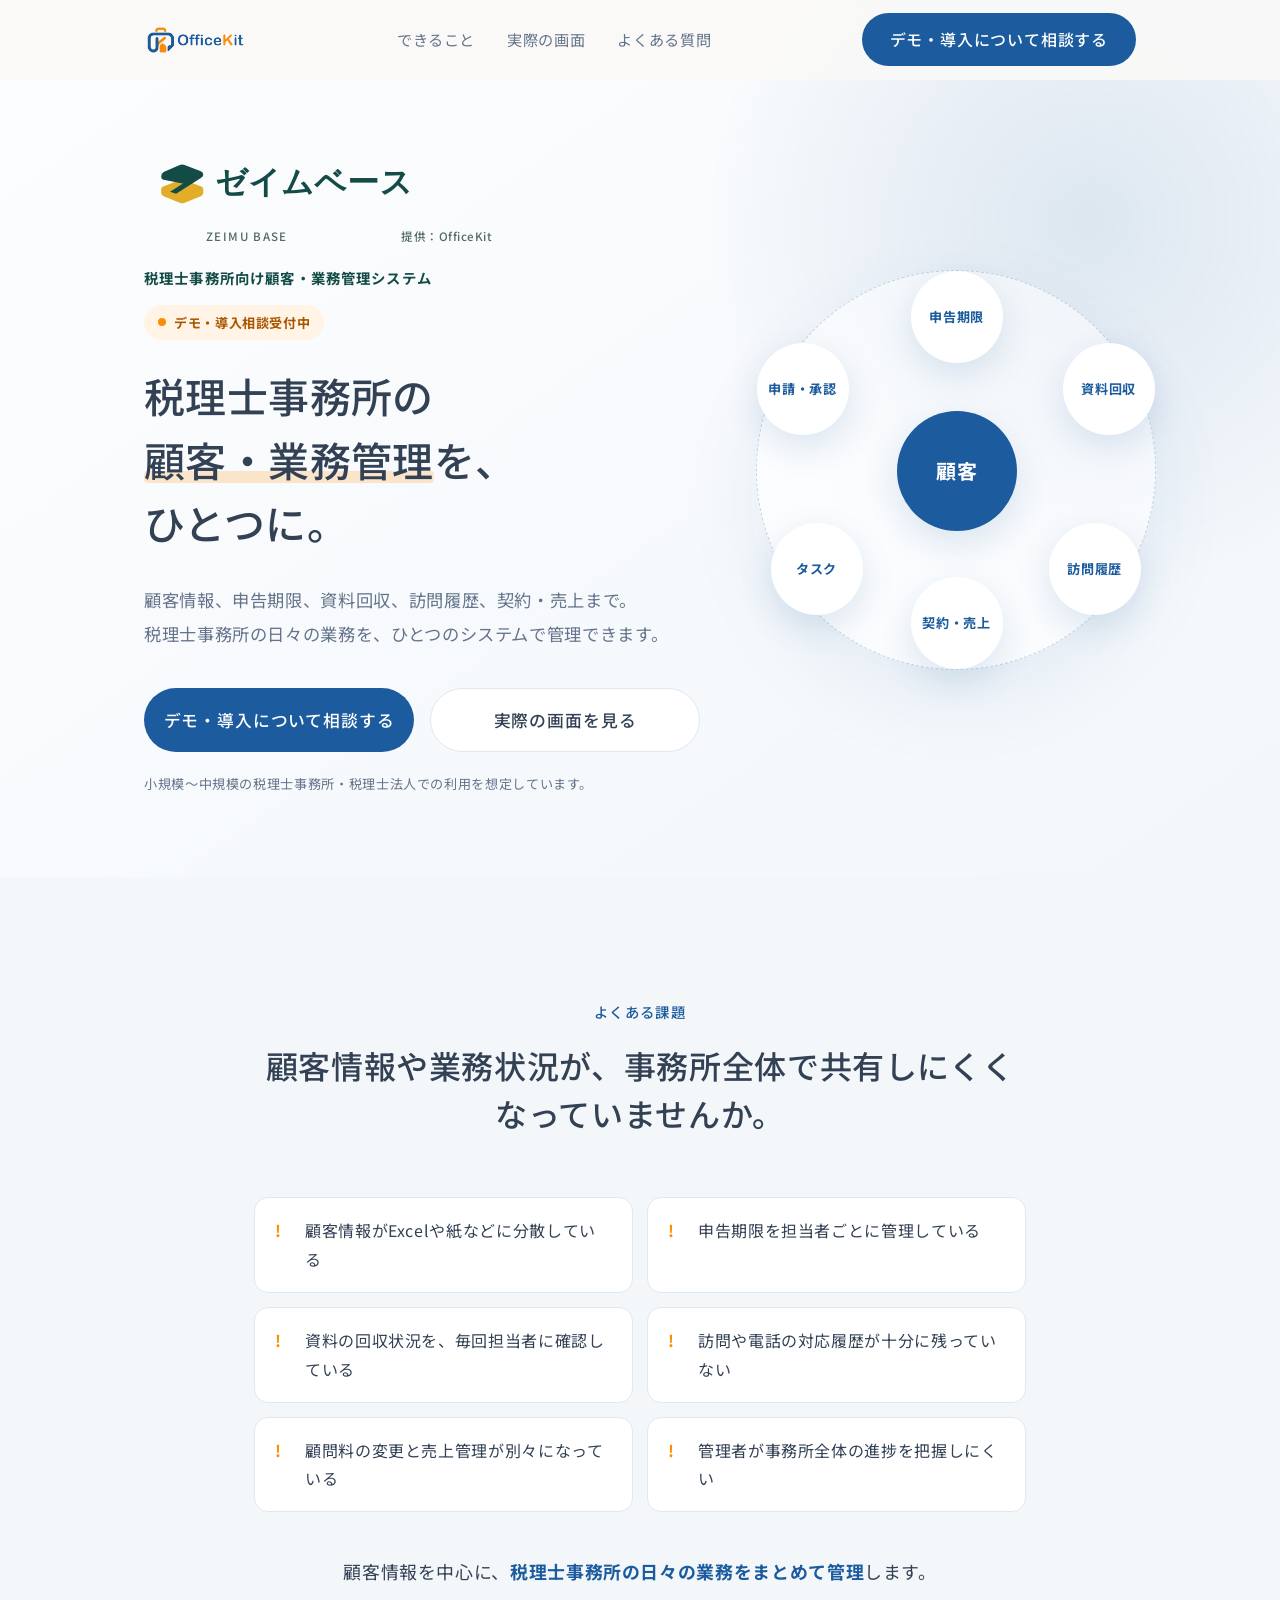
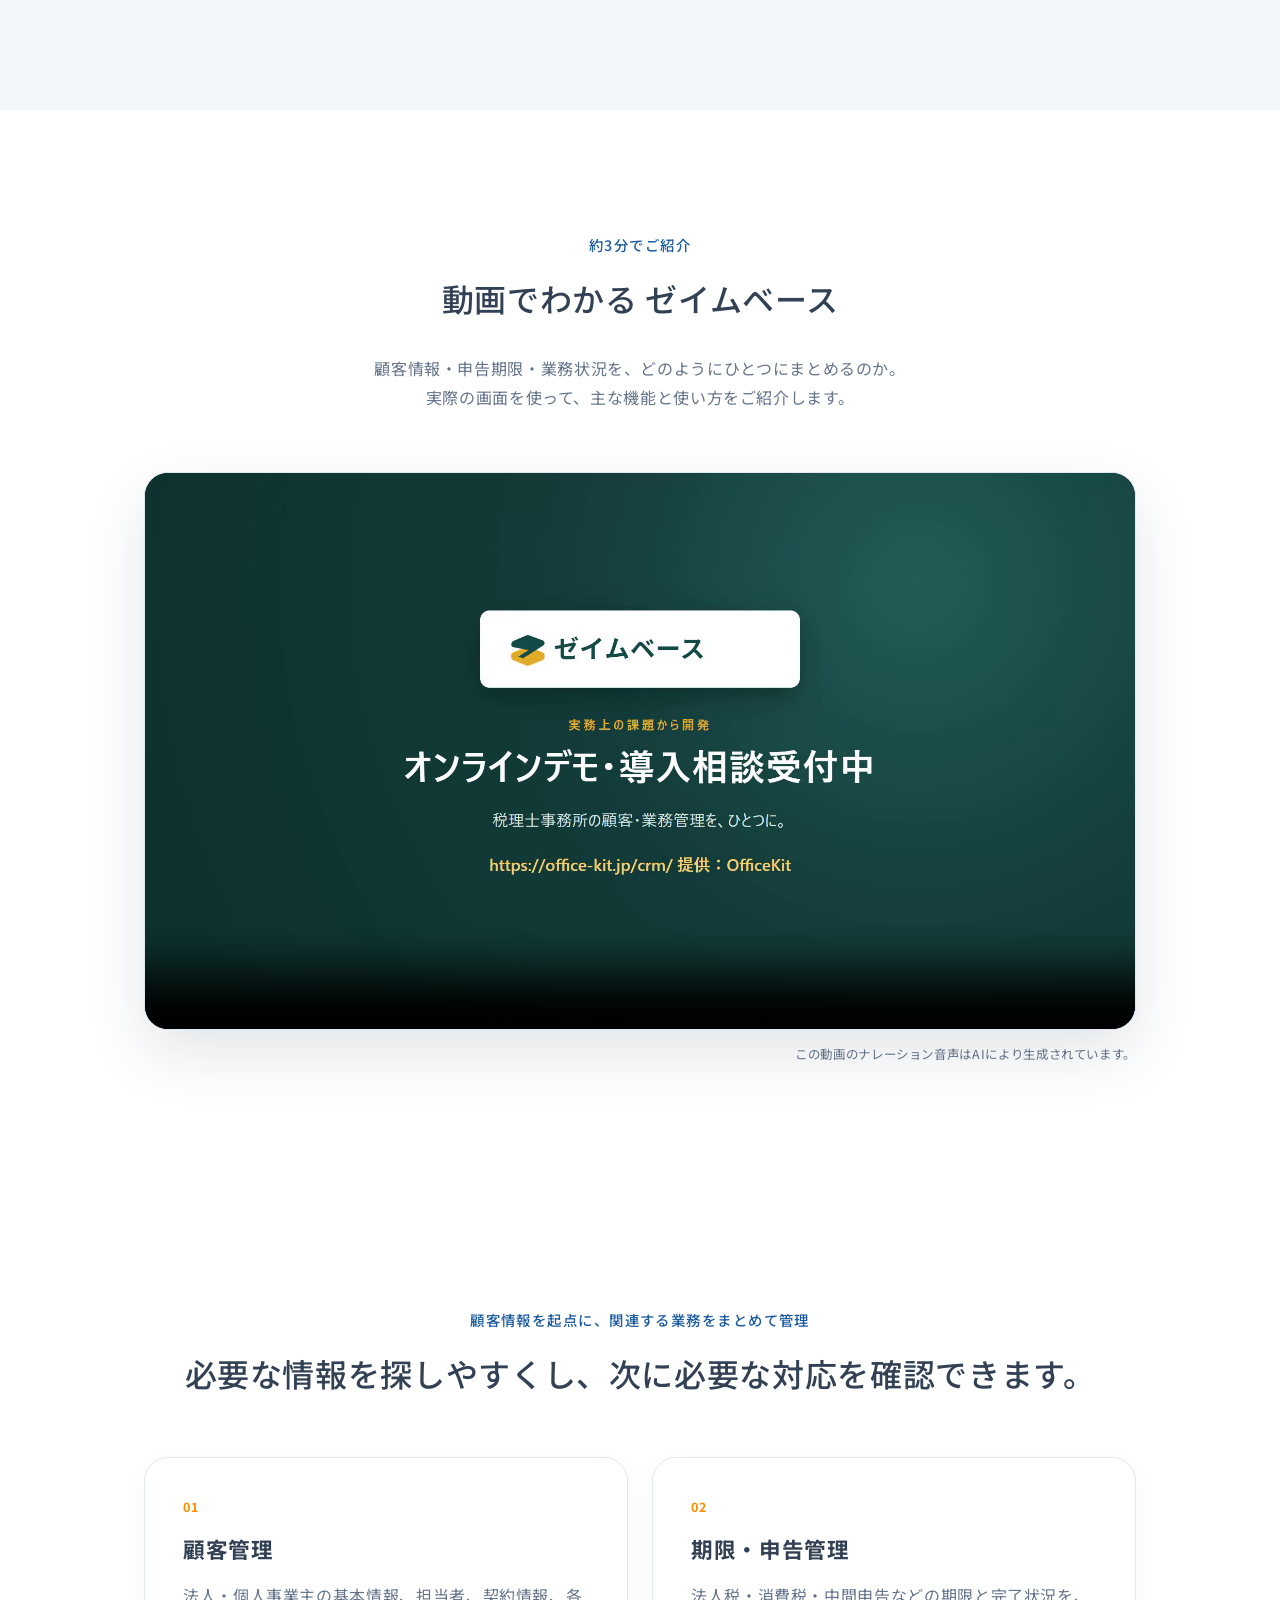
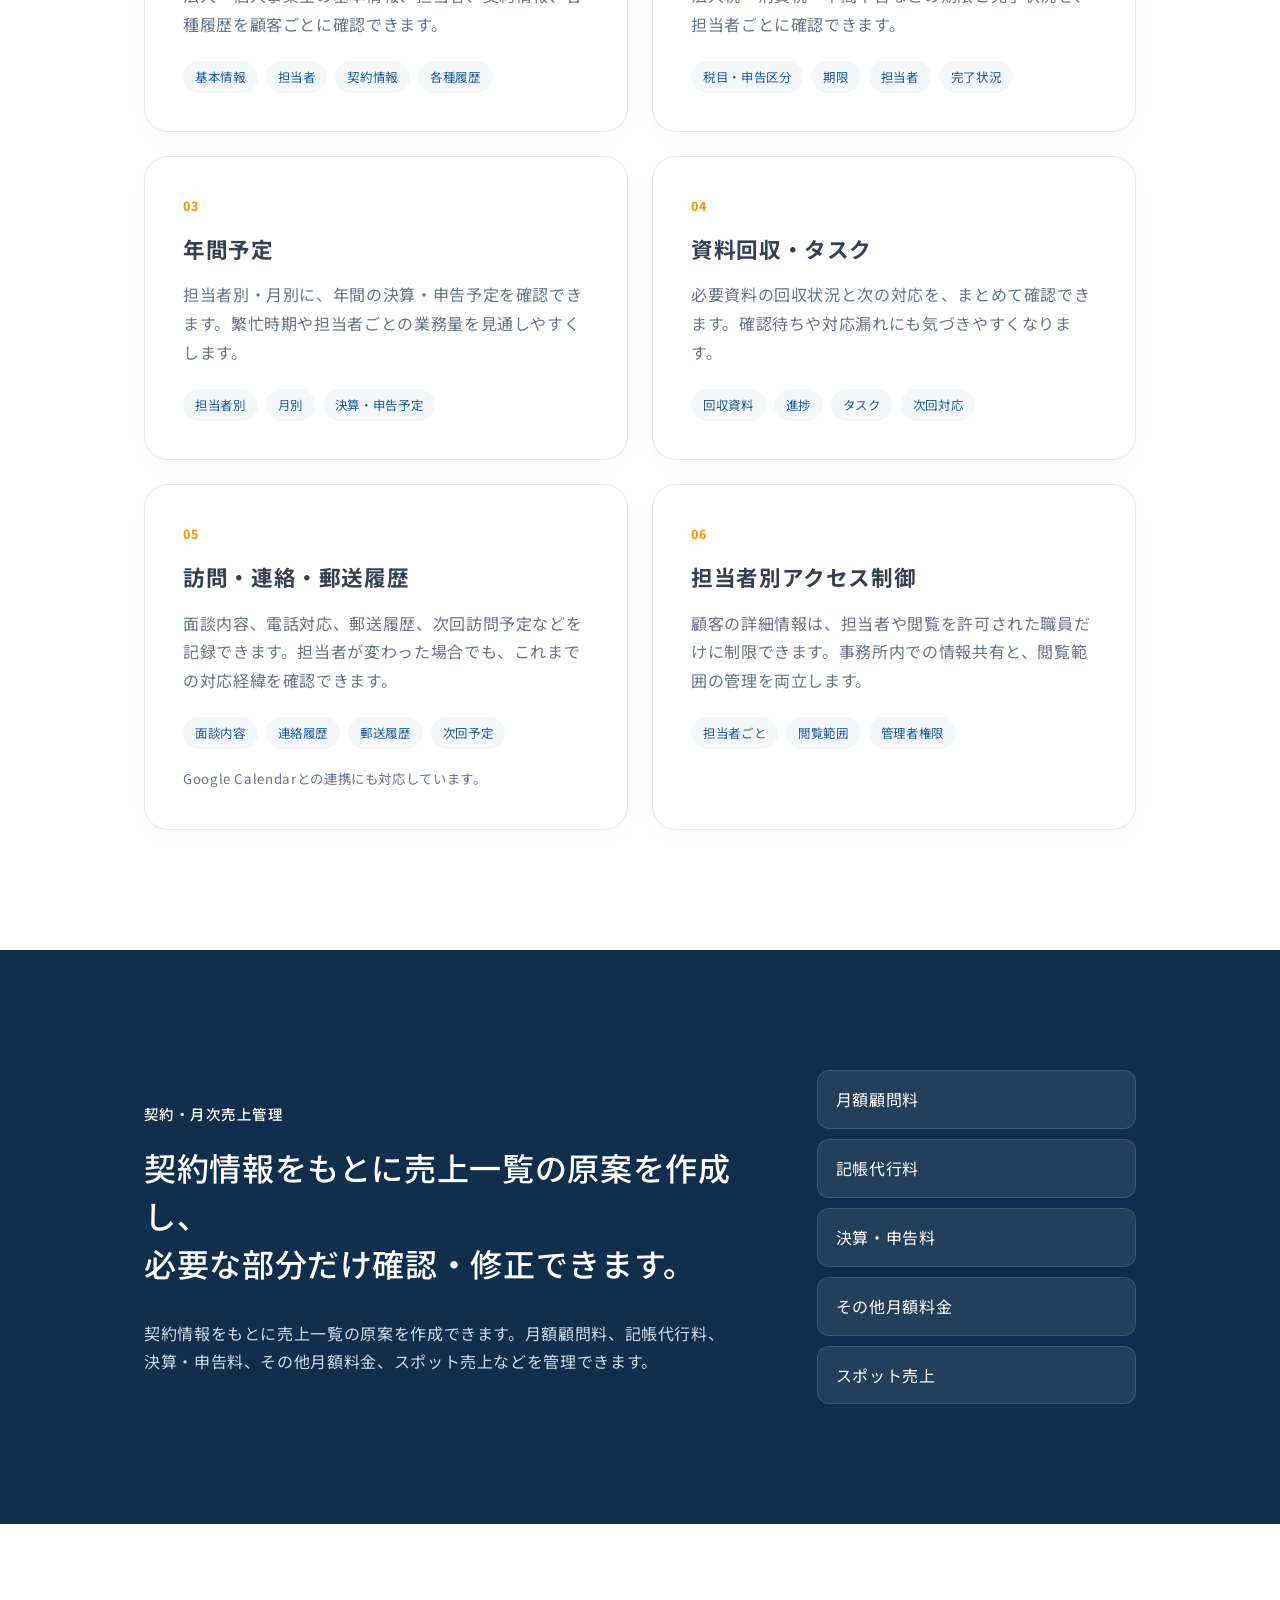
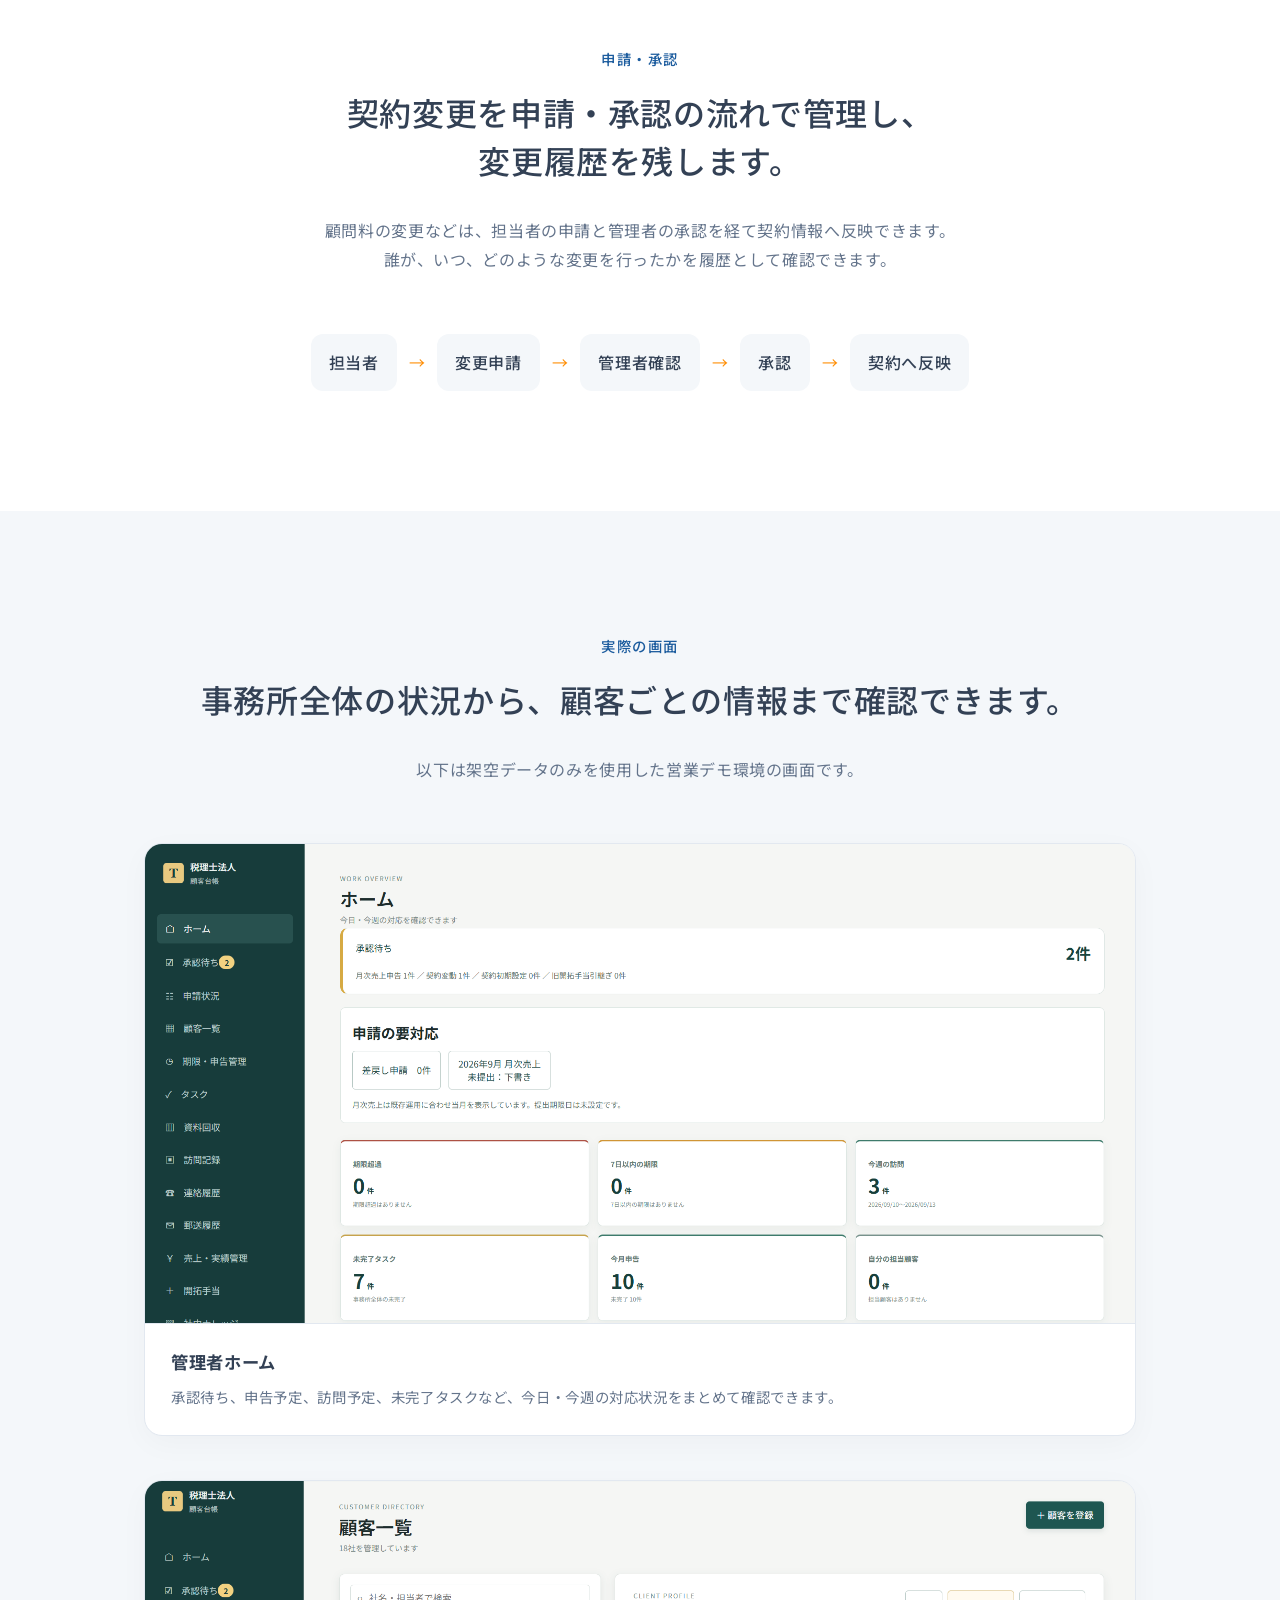
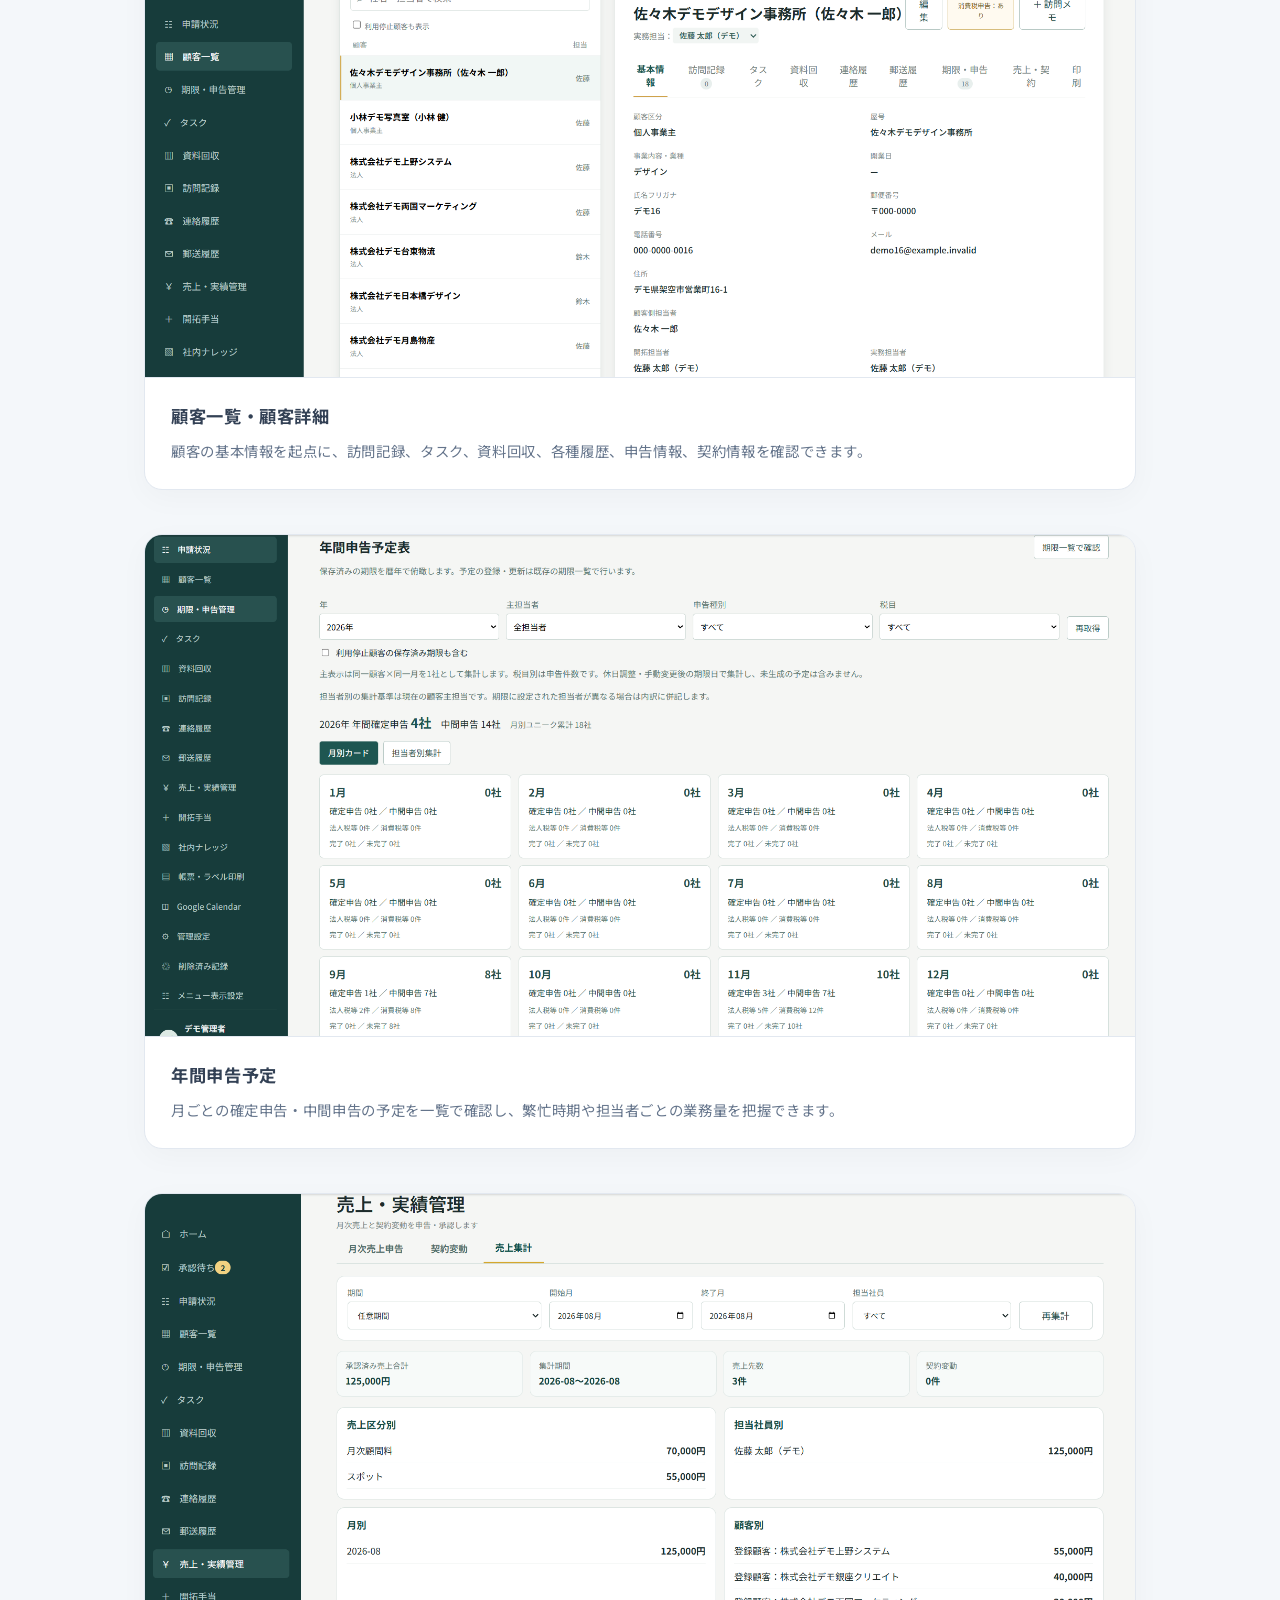
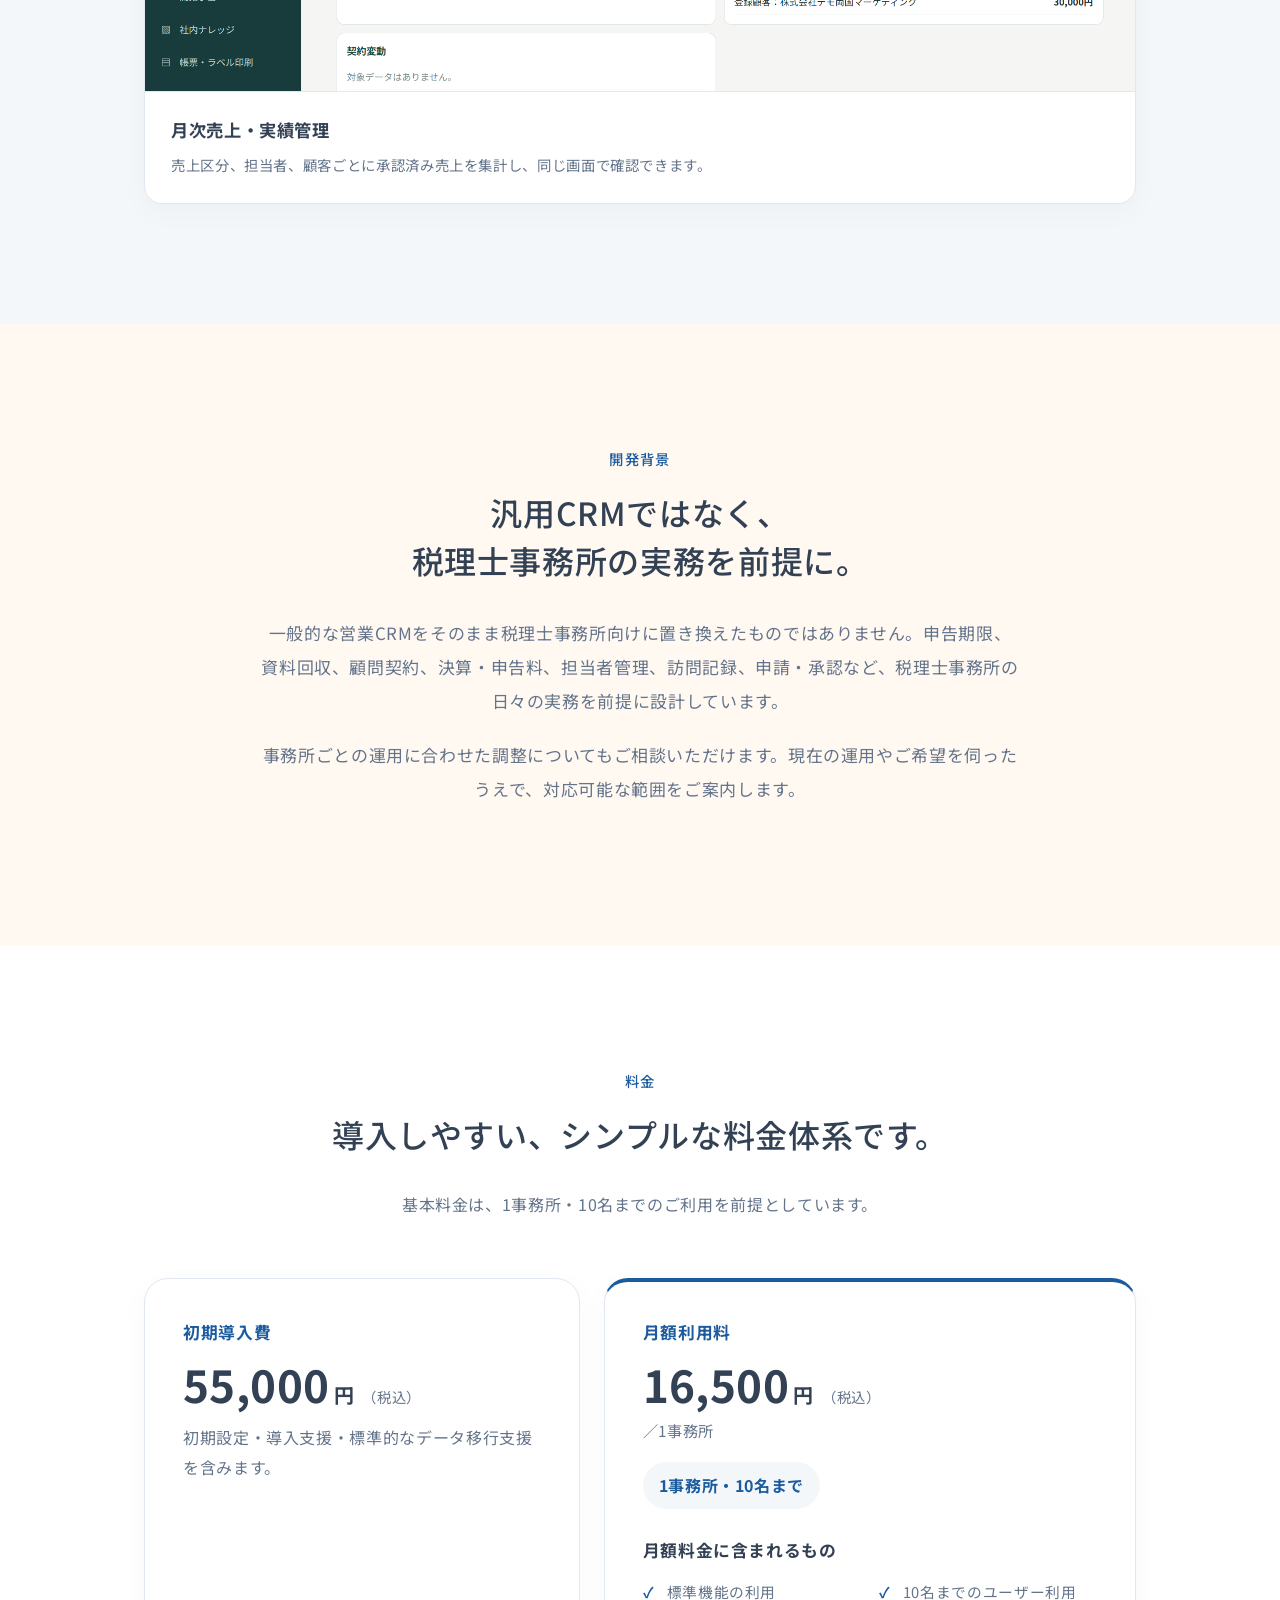
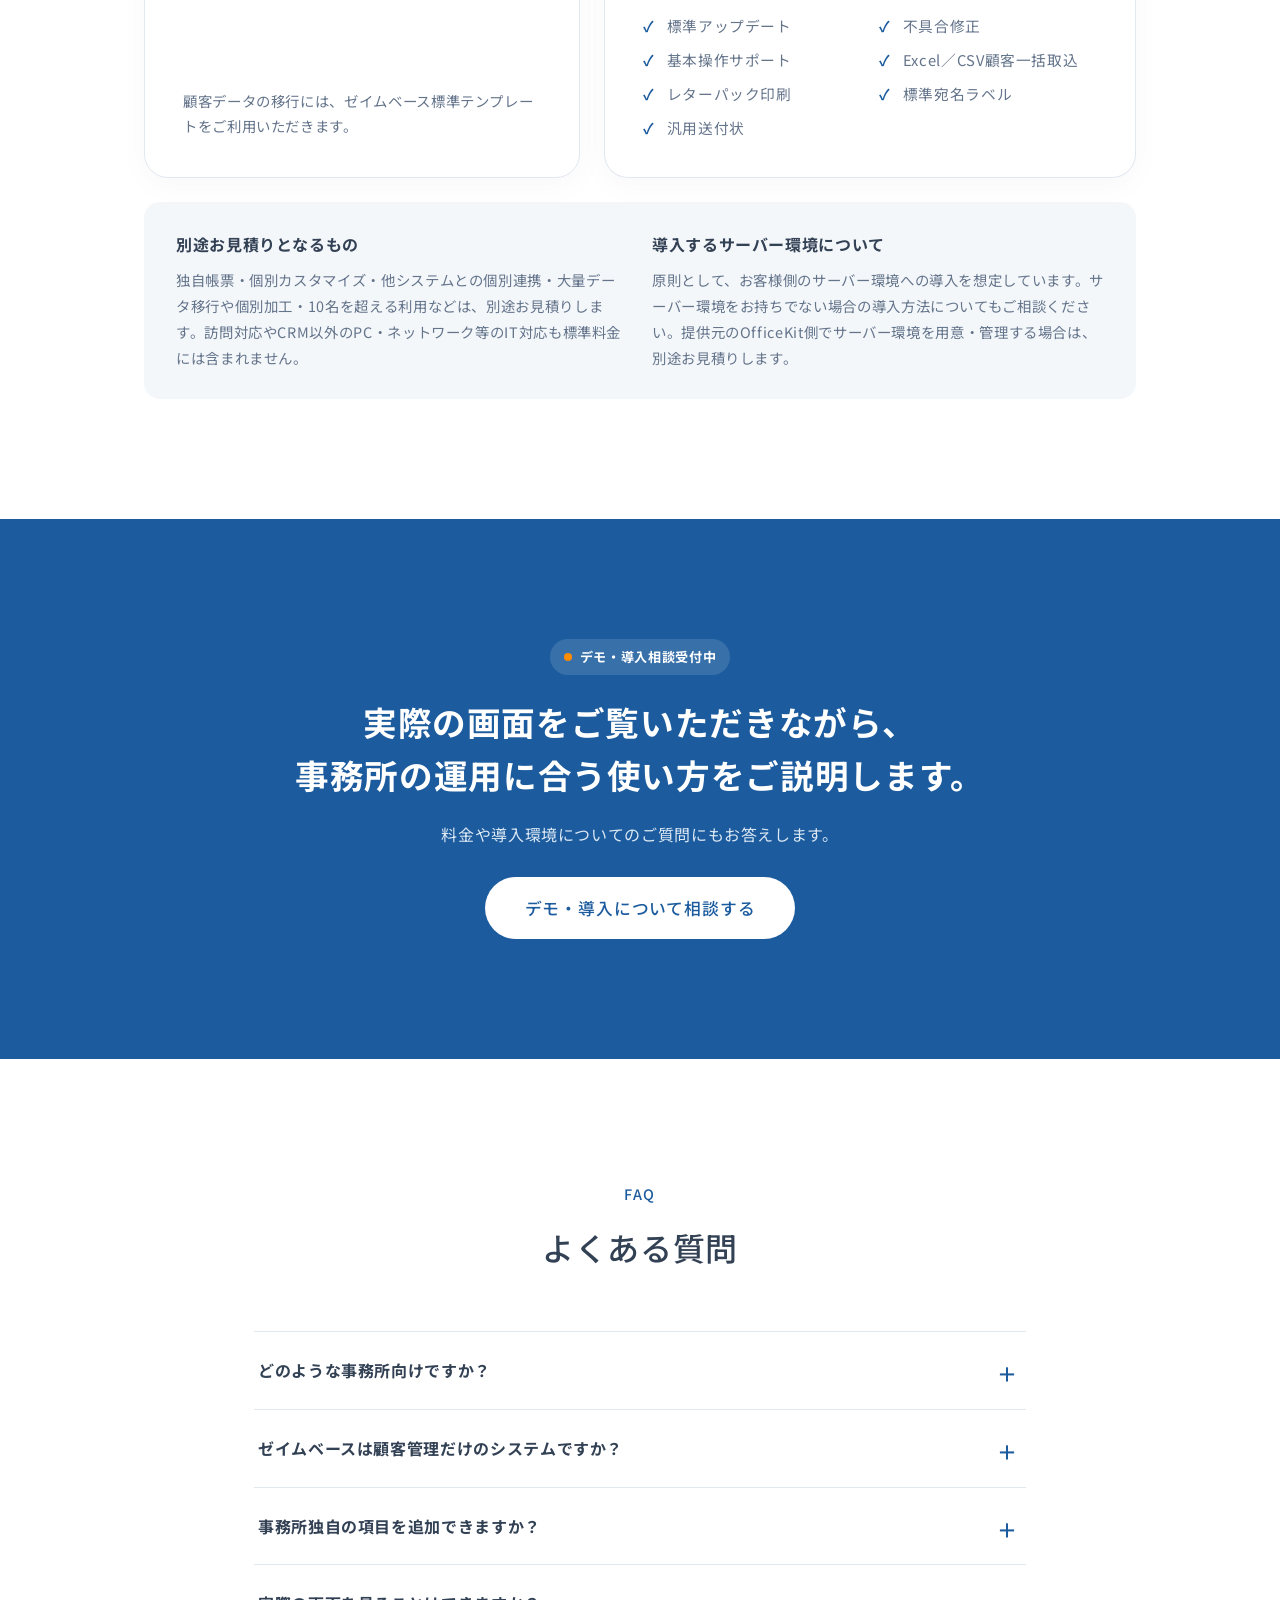
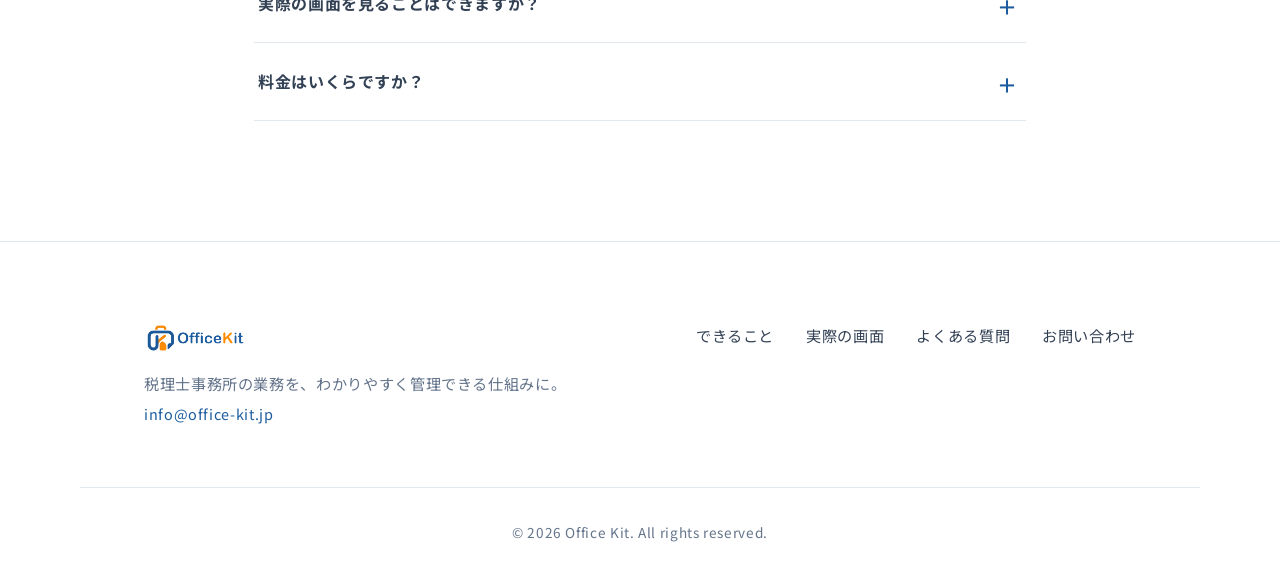
<file: crm/index.html>
<!DOCTYPE html>
<html lang="ja">
<head>
    <meta charset="UTF-8">
    <meta name="viewport" content="width=device-width, initial-scale=1.0">
    <title>ゼイムベース｜税理士事務所向け顧客・業務管理システム｜OfficeKit</title>
    <meta name="description" content="ゼイムベースは、税理士事務所向けの顧客・業務管理システムです。顧客情報、申告期限、資料回収、訪問履歴、契約・売上、申請・承認をまとめて管理できます。OfficeKitが提供します。">
    <link rel="canonical" href="https://office-kit.jp/crm/">
    <link rel="icon" type="image/svg+xml" href="assets/zeim-base-favicon.svg">
    <meta property="og:title" content="ゼイムベース｜税理士事務所向け顧客・業務管理システム">
    <meta property="og:description" content="顧客情報、申告期限、資料回収、訪問履歴、契約・売上まで。OfficeKitが提供する税理士事務所向けシステムです。">
    <meta property="og:type" content="website">
    <meta property="og:url" content="https://office-kit.jp/crm/">
    <meta property="og:image" content="https://office-kit.jp/officekit_soft_box_square.png">
    <meta property="og:locale" content="ja_JP">
    <meta property="og:site_name" content="OfficeKit">
    <meta name="twitter:card" content="summary">
    <meta name="twitter:title" content="ゼイムベース｜税理士事務所向け顧客・業務管理システム">
    <meta name="twitter:description" content="ゼイムベースは、税理士事務所の顧客情報と関連する業務をまとめて管理できるOfficeKit提供のシステムです。">
    <meta name="twitter:image" content="https://office-kit.jp/officekit_soft_box_square.png">
    <link rel="preconnect" href="https://fonts.googleapis.com">
    <link rel="preconnect" href="https://fonts.gstatic.com" crossorigin>
    <link href="https://fonts.googleapis.com/css2?family=Noto+Sans+JP:wght@400;500;700&display=swap" rel="stylesheet">
    <link rel="stylesheet" href="../styles.css">
    <link rel="stylesheet" href="crm.css">
    <script type="application/ld+json">
    {"@context":"https://schema.org","@type":"WebPage","name":"ゼイムベース｜税理士事務所向け顧客・業務管理システム","url":"https://office-kit.jp/crm/","description":"ゼイムベースは、OfficeKitが提供する税理士事務所向けの顧客・業務管理システムです。","isPartOf":{"@type":"WebSite","name":"OfficeKit","url":"https://office-kit.jp/"},"publisher":{"@type":"Organization","name":"OfficeKit","url":"https://office-kit.jp/"}}
    </script>
</head>
<body class="product-page">
    <nav class="navbar" id="navbar">
        <div class="container nav-container">
            <a href="../" class="logo"><img src="../officekit_soft_box_horizontal.png" alt="Office Kit" class="logo-image"></a>
            <ul class="nav-links product-nav-links">
                <li><a href="#features">できること</a></li>
                <li><a href="#screens">実際の画面</a></li>
                <li><a href="#faq">よくある質問</a></li>
            </ul>
            <a href="../?inquiry=crm#contact" class="btn btn-primary nav-cta">デモ・導入について相談する</a>
        </div>
    </nav>

    <main>
        <header class="product-hero">
            <div class="container product-hero-grid">
                <div class="product-hero-copy fade-in-up">
                    <div class="product-brand">
                        <img src="assets/zeim-base-logo-horizontal.svg" width="820" height="180" alt="ゼイムベース" class="zeim-base-logo">
                        <div class="product-brand-meta"><span>ZEIMU BASE</span><span>提供：OfficeKit</span></div>
                    </div>
                    <p class="product-kicker">税理士事務所向け顧客・業務管理システム</p>
                    <p class="status-badge"><span></span>デモ・導入相談受付中</p>
                    <h1>税理士事務所の<br><span class="text-highlight">顧客・業務管理</span>を、ひ&#8288;と&#8288;つ&#8288;に。</h1>
                    <p class="product-hero-lead">顧客情報、申告期限、資料回収、訪問履歴、契約・売上まで。<br class="pc-only">税理士事務所の日々の業務を、ひとつのシステムで管理できます。</p>
                    <div class="hero-buttons product-buttons">
                        <a href="../?inquiry=crm#contact" class="btn btn-primary btn-large">デモ・導入について相談する</a>
                        <a href="#screens" class="btn btn-secondary btn-large">実際の画面を見る</a>
                    </div>
                    <p class="hero-note">小規模〜中規模の税理士事務所・税理士法人での利用を想定しています。</p>
                </div>
                <div class="hero-visual fade-in-up delay-1" aria-hidden="true">
                    <div class="system-map">
                        <div class="map-center">顧客</div>
                        <span class="map-item item-1">申告期限</span><span class="map-item item-2">資料回収</span>
                        <span class="map-item item-3">訪問履歴</span><span class="map-item item-4">契約・売上</span>
                        <span class="map-item item-5">タスク</span><span class="map-item item-6">申請・承認</span>
                    </div>
                </div>
            </div>
        </header>

        <section class="section-padding bg-alt" id="problems">
            <div class="container narrow">
                <div class="section-header fade-in-up"><span class="section-label">よくある課題</span><h2 class="section-title">顧客情報や業務状況が、事務所全体で共有しにくくなっていませんか。</h2></div>
                <div class="problem-grid">
                    <p>顧客情報がExcelや紙などに分散している</p><p>申告期限を担当者ごとに管理している</p><p>資料の回収状況を、毎回担当者に確認している</p>
                    <p>訪問や電話の対応履歴が十分に残っていない</p><p>顧問料の変更と売上管理が別々になっている</p><p>管理者が事務所全体の進捗を把握しにくい</p>
                </div>
                <p class="problem-answer fade-in-up">顧客情報を中心に、<strong>税理士事務所の日々の業務をまとめて管理</strong>します。</p>
            </div>
        </section>

        <section class="section-padding product-video-section" id="introduction-video">
            <div class="container">
                <div class="section-header fade-in-up">
                    <span class="section-label">約3分でご紹介</span>
                    <h2 class="section-title">動画でわかる ゼイムベース</h2>
                    <p class="section-copy">顧客情報・申告期限・業務状況を、どのようにひとつにまとめるのか。<br class="pc-only">実際の画面を使って、主な機能と使い方をご紹介します。</p>
                </div>
                <div class="product-video-frame fade-in-up">
                    <video controls playsinline preload="metadata" poster="assets/videos/zeim-base-introduction-poster.png" aria-label="ゼイムベースの主な機能と使い方を紹介する動画">
                        <source src="assets/videos/zeim-base-introduction.mp4" type="video/mp4">
                        お使いのブラウザでは動画を再生できません。
                    </video>
                </div>
                <p class="product-video-note">この動画のナレーション音声はAIにより生成されています。</p>
            </div>
        </section>

        <section class="section-padding" id="features">
            <div class="container">
                <div class="section-header fade-in-up"><span class="section-label">顧客情報を起点に、関連する業務をまとめて管理</span><h2 class="section-title">必要な情報を探しやすくし、次に必要な対応を確認できます。</h2></div>
                <div class="capability-grid">
                    <article class="capability-card fade-in-up"><b>01</b><h3>顧客管理</h3><p>法人・個人事業主の基本情報、担当者、契約情報、各種履歴を顧客ごとに確認できます。</p><ul><li>基本情報</li><li>担当者</li><li>契約情報</li><li>各種履歴</li></ul></article>
                    <article class="capability-card fade-in-up delay-1"><b>02</b><h3>期限・申告管理</h3><p>法人税・消費税・中間申告などの期限と完了状況を、担当者ごとに確認できます。</p><ul><li>税目・申告区分</li><li>期限</li><li>担当者</li><li>完了状況</li></ul></article>
                    <article class="capability-card fade-in-up"><b>03</b><h3>年間予定</h3><p>担当者別・月別に、年間の決算・申告予定を確認できます。繁忙時期や担当者ごとの業務量を見通しやすくします。</p><ul><li>担当者別</li><li>月別</li><li>決算・申告予定</li></ul></article>
                    <article class="capability-card fade-in-up delay-1"><b>04</b><h3>資料回収・タスク</h3><p>必要資料の回収状況と次の対応を、まとめて確認できます。確認待ちや対応漏れにも気づきやすくなります。</p><ul><li>回収資料</li><li>進捗</li><li>タスク</li><li>次回対応</li></ul></article>
                    <article class="capability-card fade-in-up"><b>05</b><h3>訪問・連絡・郵送履歴</h3><p>面談内容、電話対応、郵送履歴、次回訪問予定などを記録できます。担当者が変わった場合でも、これまでの対応経緯を確認できます。</p><ul><li>面談内容</li><li>連絡履歴</li><li>郵送履歴</li><li>次回予定</li></ul><small>Google Calendarとの連携にも対応しています。</small></article>
                    <article class="capability-card fade-in-up delay-1"><b>06</b><h3>担当者別アクセス制御</h3><p>顧客の詳細情報は、担当者や閲覧を許可された職員だけに制限できます。事務所内での情報共有と、閲覧範囲の管理を両立します。</p><ul><li>担当者ごと</li><li>閲覧範囲</li><li>管理者権限</li></ul></article>
                </div>
            </div>
        </section>

        <section class="section-padding revenue-section">
            <div class="container split-panel">
                <div class="fade-in-up"><span class="section-label">契約・月次売上管理</span><h2 class="section-title">契約情報をもとに売上一覧の原案を作成し、<br>必要な部分だけ確認・修正できます。</h2><p>契約情報をもとに売上一覧の原案を作成できます。月額顧問料、記帳代行料、決算・申告料、その他月額料金、スポット売上などを管理できます。</p></div>
                <div class="fee-list fade-in-up delay-1"><span>月額顧問料</span><span>記帳代行料</span><span>決算・申告料</span><span>その他月額料金</span><span>スポット売上</span></div>
            </div>
        </section>

        <section class="section-padding" id="approval">
            <div class="container narrow">
                <div class="section-header fade-in-up"><span class="section-label">申請・承認</span><h2 class="section-title">契約変更を申請・承認の流れで管理し、<br>変更履歴を残します。</h2><p class="section-copy">顧問料の変更などは、担当者の申請と管理者の承認を経て契約情報へ反映できます。<br class="pc-only">誰が、いつ、どのような変更を行ったかを履歴として確認できます。</p></div>
                <div class="approval-flow fade-in-up" aria-label="顧問料変更の承認フロー"><span>担当者</span><i>→</i><span>変更申請</span><i>→</i><span>管理者確認</span><i>→</i><span>承認</span><i>→</i><span>契約へ反映</span></div>
            </div>
        </section>

        <section class="section-padding bg-alt" id="screens">
            <div class="container">
                <div class="section-header fade-in-up"><span class="section-label">実際の画面</span><h2 class="section-title">事務所全体の状況から、顧客ごとの情報まで確認できます。</h2><p class="section-copy">以下は架空データのみを使用した営業デモ環境の画面です。</p></div>
                <div class="screen-grid" id="screen-gallery">
                    <figure class="screen-card fade-in-up">
                        <a class="screen-image-link" href="screenshots/crm-dashboard.png" target="_blank" rel="noopener" aria-label="管理者ホーム画面を拡大表示"><img src="screenshots/crm-dashboard.png" width="1892" height="915" loading="lazy" decoding="async" alt="税理士事務所向け顧客管理システムの管理者ホーム画面"></a>
                        <figcaption><strong>管理者ホーム</strong><span>承認待ち、申告予定、訪問予定、未完了タスクなど、今日・今週の対応状況をまとめて確認できます。</span></figcaption>
                    </figure>
                    <figure class="screen-card fade-in-up">
                        <a class="screen-image-link" href="screenshots/crm-client-detail.png" target="_blank" rel="noopener" aria-label="顧客一覧・顧客詳細画面を拡大表示"><img src="screenshots/crm-client-detail.png" width="1891" height="947" loading="lazy" decoding="async" alt="顧客一覧と顧客詳細を同時に確認できる画面"></a>
                        <figcaption><strong>顧客一覧・顧客詳細</strong><span>顧客の基本情報を起点に、訪問記録、タスク、資料回収、各種履歴、申告情報、契約情報を確認できます。</span></figcaption>
                    </figure>
                    <figure class="screen-card fade-in-up">
                        <a class="screen-image-link" href="screenshots/crm-annual-schedule.png" target="_blank" rel="noopener" aria-label="年間申告予定画面を拡大表示"><img src="screenshots/crm-annual-schedule.png" width="1887" height="956" loading="lazy" decoding="async" alt="税理士事務所の年間申告予定を月別に表示する画面"></a>
                        <figcaption><strong>年間申告予定</strong><span>月ごとの確定申告・中間申告の予定を一覧で確認し、繁忙時期や担当者ごとの業務量を把握できます。</span></figcaption>
                    </figure>
                    <figure class="screen-card fade-in-up">
                        <a class="screen-image-link" href="screenshots/crm-monthly-sales.png" target="_blank" rel="noopener" aria-label="月次売上・実績管理画面を拡大表示"><img src="screenshots/crm-monthly-sales.png" width="1886" height="947" loading="lazy" decoding="async" alt="契約情報をもとに月次売上を集計する画面"></a>
                        <figcaption><strong>月次売上・実績管理</strong><span>売上区分、担当者、顧客ごとに承認済み売上を集計し、同じ画面で確認できます。</span></figcaption>
                    </figure>
                </div>
            </div>
        </section>

        <section class="section-padding purpose-section">
            <div class="container narrow fade-in-up"><span class="section-label">開発背景</span><h2 class="section-title">汎用CRMではなく、<br>税理士事務所の実務を前提に。</h2><p>一般的な営業CRMをそのまま税理士事務所向けに置き換えたものではありません。申告期限、資料回収、顧問契約、決算・申告料、担当者管理、訪問記録、申請・承認など、税理士事務所の日々の実務を前提に設計しています。</p><p>事務所ごとの運用に合わせた調整についてもご相談いただけます。現在の運用やご希望を伺ったうえで、対応可能な範囲をご案内します。</p></div>
        </section>

        <section class="section-padding pricing-section" id="pricing">
            <div class="container">
                <div class="section-header fade-in-up">
                    <span class="section-label">料金</span>
                    <h2 class="section-title">導入しやすい、シンプルな料金体系です。</h2>
                    <p class="section-copy">基本料金は、1事務所・10名までのご利用を前提としています。</p>
                </div>
                <div class="pricing-grid">
                    <article class="pricing-card fade-in-up">
                        <p class="pricing-card-label">初期導入費</p>
                        <p class="pricing-price"><strong>55,000</strong><span>円</span><small>（税込）</small></p>
                        <p class="pricing-description">初期設定・導入支援・標準的なデータ移行支援を含みます。</p>
                        <p class="pricing-card-note">顧客データの移行には、ゼイムベース標準テンプレートをご利用いただきます。</p>
                    </article>
                    <article class="pricing-card pricing-card-monthly fade-in-up">
                        <p class="pricing-card-label">月額利用料</p>
                        <p class="pricing-price"><strong>16,500</strong><span>円</span><small>（税込）</small></p>
                        <p class="pricing-unit">／1事務所</p>
                        <p class="pricing-capacity">1事務所・10名まで</p>
                        <h3>月額料金に含まれるもの</h3>
                        <ul class="pricing-includes">
                            <li>標準機能の利用</li>
                            <li>10名までのユーザー利用</li>
                            <li>標準アップデート</li>
                            <li>不具合修正</li>
                            <li>基本操作サポート</li>
                            <li>Excel／CSV顧客一括取込</li>
                            <li>レターパック印刷</li>
                            <li>標準宛名ラベル</li>
                            <li>汎用送付状</li>
                        </ul>
                    </article>
                </div>
                <div class="pricing-notes fade-in-up">
                    <div>
                        <h3>別途お見積りとなるもの</h3>
                        <p>独自帳票・個別カスタマイズ・他システムとの個別連携・大量データ移行や個別加工・10名を超える利用などは、別途お見積りします。訪問対応やCRM以外のPC・ネットワーク等のIT対応も標準料金には含まれません。</p>
                    </div>
                    <div>
                        <h3>導入するサーバー環境について</h3>
                        <p>原則として、お客様側のサーバー環境への導入を想定しています。サーバー環境をお持ちでない場合の導入方法についてもご相談ください。提供元のOfficeKit側でサーバー環境を用意・管理する場合は、別途お見積りします。</p>
                    </div>
                </div>
            </div>
        </section>

        <section class="section-padding product-cta">
            <div class="container narrow fade-in-up"><p class="status-badge light"><span></span>デモ・導入相談受付中</p><h2>実際の画面をご覧いただきながら、<br>事務所の運用に合う使い方をご説明します。</h2><p>料金や導入環境についてのご質問にもお答えします。</p><a href="../?inquiry=crm#contact" class="btn btn-light btn-large">デモ・導入について相談する</a></div>
        </section>

        <section class="section-padding" id="faq">
            <div class="container narrow">
                <div class="section-header fade-in-up"><span class="section-label">FAQ</span><h2 class="section-title">よくある質問</h2></div>
                <div class="faq-list">
                    <details class="fade-in-up"><summary>どのような事務所向けですか？</summary><p>顧客情報、申告期限、資料回収、契約・売上などを、担当者ごとやExcelなどで管理している小規模〜中規模の税理士事務所・税理士法人を主に想定しています。</p></details>
                    <details class="fade-in-up"><summary>ゼイムベースは顧客管理だけのシステムですか？</summary><p>いいえ。顧客情報を中心に、申告期限、年間予定、資料回収、タスク、訪問・連絡・郵送履歴、契約、月次売上、申請・承認までをまとめて管理できます。</p></details>
                    <details class="fade-in-up"><summary>事務所独自の項目を追加できますか？</summary><p>事務所ごとの運用に合わせた調整についてもご相談いただけます。ご希望の内容を確認したうえで、対応可能な範囲をご案内します。</p></details>
                    <details class="fade-in-up"><summary>実際の画面を見ることはできますか？</summary><p>はい。架空データを使用したゼイムベースの営業デモをご用意しています。デモをご希望の場合は、問い合わせフォームからお申し込みください。</p></details>
                    <details class="fade-in-up"><summary>料金はいくらですか？</summary><p>初期導入費は55,000円（税込）、月額利用料は16,500円（税込）です。月額料金は1事務所10名までご利用いただけます。独自帳票や個別カスタマイズなどは別途お見積りします。サーバー環境をお持ちでない場合の導入方法についてもご相談ください。</p></details>
                </div>
            </div>
        </section>
    </main>

    <footer class="footer"><div class="container footer-container"><div class="footer-brand"><a href="../" class="logo"><img src="../officekit_soft_box_horizontal.png" alt="Office Kit" class="logo-image"></a><p class="footer-desc">税理士事務所の業務を、わかりやすく管理できる仕組みに。</p><p class="footer-email"><a href="mailto:info@office-kit.jp">info@office-kit.jp</a></p></div><div class="footer-links"><a href="#features">できること</a><a href="#screens">実際の画面</a><a href="#faq">よくある質問</a><a href="../?inquiry=crm#contact">お問い合わせ</a></div></div><div class="footer-bottom container"><p>&copy; 2026 Office Kit. All rights reserved.</p></div></footer>
    <script src="../script.js"></script>
</body>
</html>
</file>
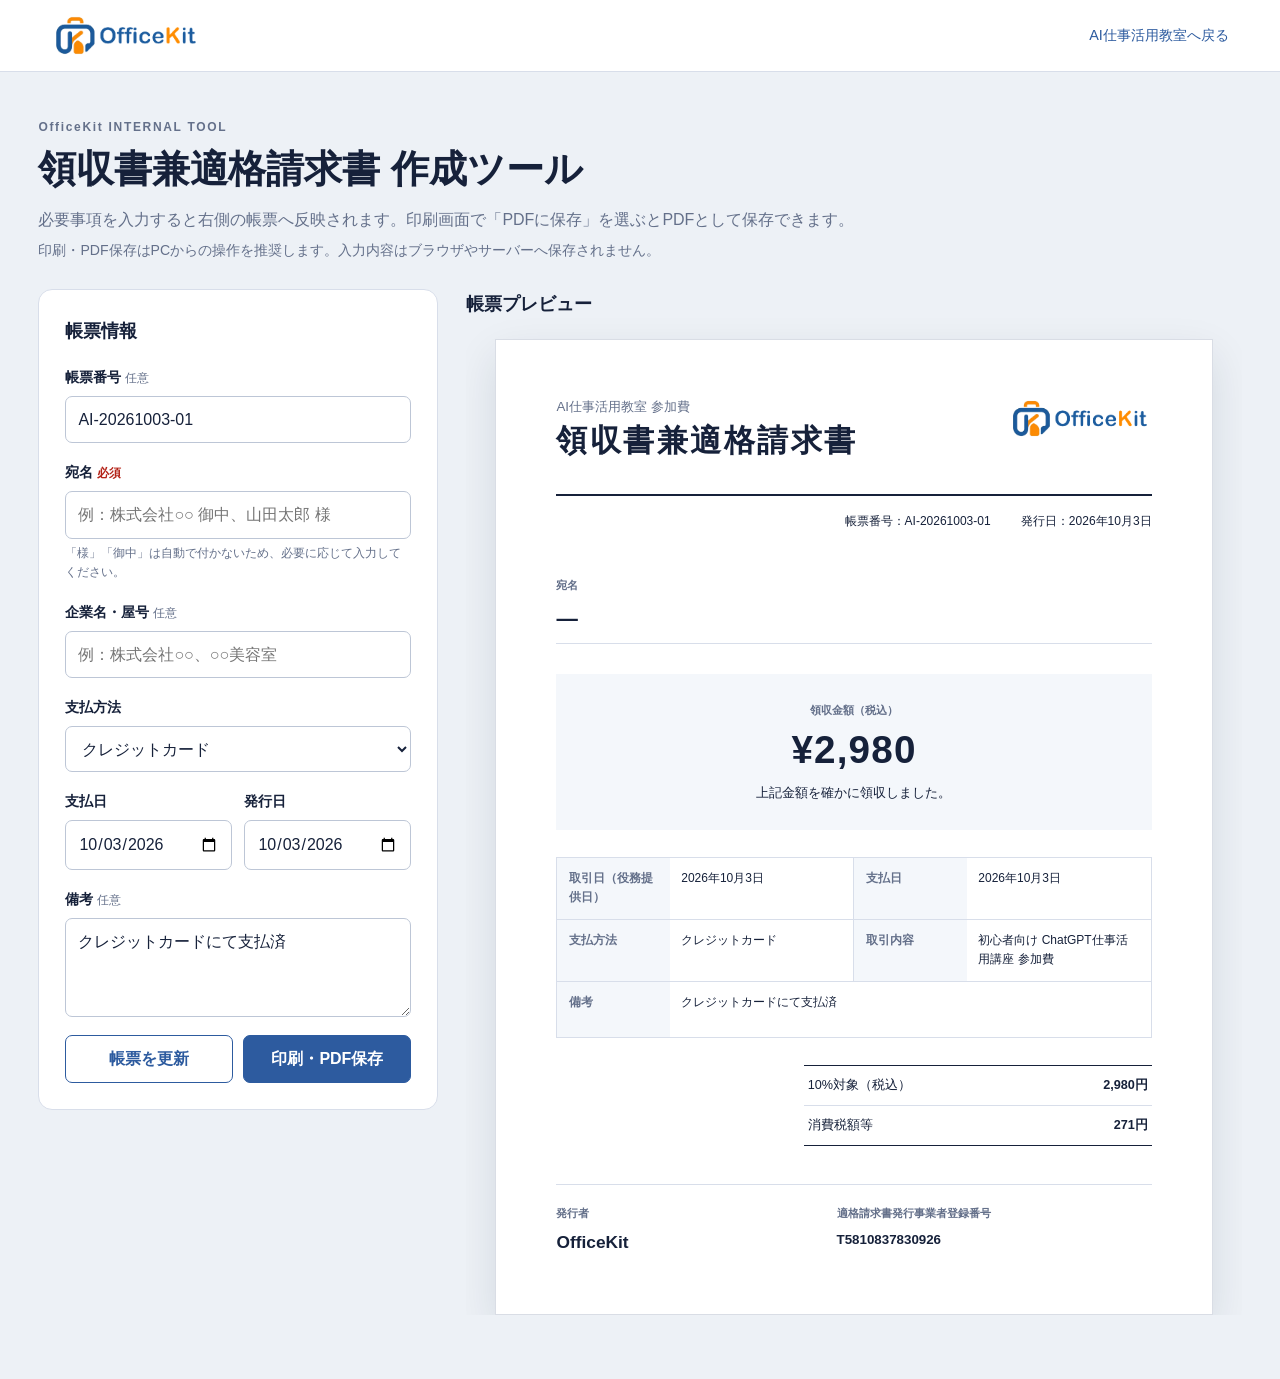
<file: ai-school/receipt/index.html>
<!DOCTYPE html>
<html lang="ja">
<head>
    <meta charset="UTF-8">
    <meta name="viewport" content="width=device-width, initial-scale=1.0">
    <title>領収書兼適格請求書 作成ツール｜OfficeKit</title>
    <meta name="description" content="OfficeKit AI仕事活用教室の領収書兼適格請求書を作成し、印刷・PDF保存するための運営者向けツールです。">
    <meta name="robots" content="noindex, nofollow">
    <link rel="canonical" href="https://office-kit.jp/ai-school/receipt/">
    <link rel="icon" href="../../favicon.png" type="image/png">
    <link rel="stylesheet" href="receipt.css?v=20260831-2">
</head>
<body>
    <header class="tool-header no-print">
        <a href="../../" class="tool-brand" aria-label="OfficeKitトップページへ">
            <img src="../../officekit_soft_box_horizontal.png" alt="OfficeKit">
        </a>
        <a href="../" class="back-link">AI仕事活用教室へ戻る</a>
    </header>

    <main class="receipt-tool">
        <section class="tool-intro no-print" aria-labelledby="tool-title">
            <p class="eyebrow">OfficeKit INTERNAL TOOL</p>
            <h1 id="tool-title">領収書兼適格請求書 作成ツール</h1>
            <p>必要事項を入力すると右側の帳票へ反映されます。印刷画面で「PDFに保存」を選ぶとPDFとして保存できます。</p>
            <p class="pc-note">印刷・PDF保存はPCからの操作を推奨します。入力内容はブラウザやサーバーへ保存されません。</p>
        </section>

        <div class="tool-layout">
            <section class="editor-panel no-print" aria-labelledby="editor-title">
                <h2 id="editor-title">帳票情報</h2>
                <form id="receipt-form">
                    <div class="field">
                        <label for="invoice-number">帳票番号 <span>任意</span></label>
                        <input id="invoice-number" name="invoice_number" type="text" value="AI-20261003-01" maxlength="80">
                    </div>
                    <div class="field">
                        <label for="recipient">宛名 <strong>必須</strong></label>
                        <input id="recipient" name="recipient" type="text" placeholder="例：株式会社○○ 御中、山田太郎 様" maxlength="150" required>
                        <small>「様」「御中」は自動で付かないため、必要に応じて入力してください。</small>
                    </div>
                    <div class="field">
                        <label for="company-name">企業名・屋号 <span>任意</span></label>
                        <input id="company-name" name="company_name" type="text" placeholder="例：株式会社○○、○○美容室" maxlength="150">
                    </div>
                    <div class="field">
                        <label for="payment-method">支払方法</label>
                        <select id="payment-method" name="payment_method">
                            <option value="credit_card">クレジットカード</option>
                            <option value="bank_transfer">銀行振込</option>
                            <option value="cash">現金</option>
                        </select>
                    </div>
                    <div class="field-grid">
                        <div class="field">
                            <label for="payment-date">支払日</label>
                            <input id="payment-date" name="payment_date" type="date" value="2026-10-03" required>
                        </div>
                        <div class="field">
                            <label for="issue-date">発行日</label>
                            <input id="issue-date" name="issue_date" type="date" value="2026-10-03" required>
                        </div>
                    </div>
                    <div class="field">
                        <label for="notes">備考 <span>任意</span></label>
                        <textarea id="notes" name="notes" rows="3" maxlength="300" placeholder="例：クレジットカードにて支払済"></textarea>
                    </div>
                    <div id="registration-warning" class="warning" role="alert" tabindex="-1">
                        適格請求書発行事業者登録番号が設定されていません。
                    </div>
                    <div class="actions">
                        <button id="receipt-update" type="button" class="button button-secondary">帳票を更新</button>
                        <button id="receipt-print" type="button" class="button button-primary" disabled>印刷・PDF保存</button>
                    </div>
                </form>
            </section>

            <section class="preview-panel" aria-labelledby="preview-title">
                <h2 id="preview-title" class="no-print">帳票プレビュー</h2>
                <article id="receipt-paper" class="receipt-paper" aria-label="領収書兼適格請求書">
                    <header class="invoice-header">
                        <div>
                            <p class="invoice-kicker">AI仕事活用教室 参加費</p>
                            <h2>領収書兼適格請求書</h2>
                        </div>
                        <img src="../../officekit_soft_box_horizontal.png" alt="OfficeKit" class="invoice-logo">
                    </header>

                    <div class="invoice-meta">
                        <p>帳票番号：<span id="preview-invoice-number">AI-20261003-01</span></p>
                        <p>発行日：<span id="preview-issue-date">2026年10月3日</span></p>
                    </div>

                    <section class="recipient-block">
                        <p class="invoice-label">宛名</p>
                        <p id="preview-company-row" class="company-line" hidden><span id="preview-company-name"></span></p>
                        <p id="preview-recipient" class="recipient-name">—</p>
                    </section>

                    <section class="amount-block">
                        <p class="invoice-label">領収金額（税込）</p>
                        <p id="preview-price" class="invoice-amount">¥2,980</p>
                        <p class="paid-statement">上記金額を確かに領収しました。</p>
                    </section>

                    <dl class="invoice-details">
                        <div><dt>取引日（役務提供日）</dt><dd id="preview-event-date">2026年10月3日</dd></div>
                        <div><dt>支払日</dt><dd id="preview-payment-date">2026年10月3日</dd></div>
                        <div><dt>支払方法</dt><dd id="preview-payment-method">クレジットカード</dd></div>
                        <div><dt>取引内容</dt><dd id="preview-transaction">初心者向け ChatGPT仕事活用講座 参加費</dd></div>
                        <div class="detail-wide"><dt>備考</dt><dd id="preview-notes">クレジットカードにて支払済</dd></div>
                    </dl>

                    <section class="tax-block" aria-label="税率別内訳">
                        <div>
                            <span><span id="preview-tax-rate">10%</span>対象（税込）</span>
                            <strong id="preview-taxable-amount">2,980円</strong>
                        </div>
                        <div>
                            <span>消費税額等</span>
                            <strong id="preview-tax-amount">271円</strong>
                        </div>
                    </section>

                    <footer class="issuer-block">
                        <div>
                            <p class="invoice-label">発行者</p>
                            <p id="preview-issuer" class="issuer-name">OfficeKit</p>
                        </div>
                        <div>
                            <p class="invoice-label">適格請求書発行事業者登録番号</p>
                            <p id="preview-registration-number" class="registration-number">未設定（印刷不可）</p>
                        </div>
                    </footer>
                </article>
            </section>
        </div>
    </main>

    <script type="module" src="receipt.js?v=20260831-1"></script>
</body>
</html>
</file>
<file: styles.css>
/* 
    officekit - Soft, Natural, White/Ecru/Green theme
*/
:root {
    --bg-main: #fcfdfe;         /* Very pale blue-white */
    --bg-surface: #ffffff;      /* White */
    --bg-alt: #f4f7fa;          /* Light blue-grey for alternate sections */
    --bg-light-accent: #fff9f2; /* Very pale orange for concept/contact */
    
    --text-main: #334155;       /* Slate dark gray */
    --text-muted: #64748b;      /* Lighter gray for secondary text */
    
    --accent-primary: #1c5c9e;    /* Brand Blue */
    --accent-primary-hover: #154b83;
    --accent-secondary: #ff8c00;  /* Brand Orange */
    --accent-secondary-hover: #e57e00;
    --accent-border: #e2e8f0;   /* Light border color */

    --font-sans: 'Noto Sans JP', system-ui, -apple-system, sans-serif;
    --radius-sm: 8px;
    --radius-md: 16px;
    --radius-lg: 24px;
    --radius-pill: 9999px;
    
    --shadow-soft: 0 8px 30px rgba(0, 0, 0, 0.03);
    --shadow-hover: 0 12px 40px rgba(0, 0, 0, 0.06);
}

* {
    margin: 0;
    padding: 0;
    box-sizing: border-box;
}

html {
    scroll-behavior: smooth;
}

body {
    font-family: var(--font-sans);
    background-color: var(--bg-main);
    color: var(--text-main);
    line-height: 1.8;
    overflow-x: hidden;
    letter-spacing: 0.04em;
    -webkit-font-smoothing: antialiased;
}

a {
    text-decoration: none;
    color: inherit;
    transition: all 0.3s ease;
}

ul {
    list-style: none;
}

.container {
    max-width: 1000px;
    margin: 0 auto;
    padding: 0 5%;
}

.pc-only {
    display: block;
}

.text-center {
    text-align: center;
}

.text-primary {
    color: var(--accent-primary);
}

.bg-alt {
    background-color: var(--bg-alt);
}

.bg-light-accent {
    background-color: var(--bg-light-accent);
}

.bg-primary {
    background-color: var(--accent-primary);
}

/* Typography Variables */
.section-title {
    font-size: 2rem;
    font-weight: 500;
    line-height: 1.5;
    margin-bottom: 2rem;
    color: var(--text-main);
}

/* Buttons */
.btn {
    display: inline-flex;
    align-items: center;
    justify-content: center;
    padding: 12px 28px;
    border-radius: var(--radius-pill);
    font-weight: 500;
    cursor: pointer;
    border: none;
    transition: all 0.3s ease;
    text-decoration: none;
    letter-spacing: 0.05em;
}

.btn-primary {
    background: var(--accent-primary);
    color: #ffffff;
}

.btn-primary:hover {
    background: var(--accent-primary-hover);
    transform: translateY(-2px);
    box-shadow: 0 6px 20px rgba(28, 92, 158, 0.2);
}

.btn-secondary {
    background: #ffffff;
    color: var(--text-main);
    border: 1px solid var(--accent-border);
}

.btn-secondary:hover {
    background: var(--bg-alt);
    border-color: #d0d8d4;
    transform: translateY(-2px);
}

.btn-large {
    padding: 16px 40px;
    font-size: 1.05rem;
}

/* Navbar */
.navbar {
    position: fixed;
    top: 0;
    left: 0;
    right: 0;
    height: 80px;
    background: rgba(250, 249, 248, 0.9);
    backdrop-filter: blur(10px);
    z-index: 1000;
    transition: all 0.4s ease;
    border-bottom: 1px solid transparent;
}

.navbar.scrolled {
    height: 70px;
    background: rgba(255, 255, 255, 0.98);
    border-bottom: 1px solid var(--accent-border);
}

.nav-container {
    display: flex;
    align-items: center;
    justify-content: space-between;
    height: 100%;
}

.logo {
    display: flex;
    align-items: center;
    gap: 10px;
    font-size: 1.25rem;
    font-weight: 500;
    color: var(--text-main);
    letter-spacing: 0.08em;
}

.logo-image {
    display: block;
    height: 32px;
    width: auto;
}

.nav-links {
    display: flex;
    gap: 32px;
}

.nav-links a {
    color: var(--text-muted);
    font-size: 0.95rem;
}

.nav-links a:hover {
    color: var(--accent-primary);
}

/* Sections Common */
.section-padding {
    padding: 120px 0;
}

.section-header {
    text-align: center;
    margin-bottom: 60px;
}

.section-label {
    display: inline-block;
    color: var(--accent-primary);
    font-size: 0.9rem;
    font-weight: 500;
    letter-spacing: 0.1em;
    margin-bottom: 16px;
}

.section-lead {
    font-size: 1.25rem;
    line-height: 1.8;
}

.section-lead strong {
    font-weight: 500;
    color: var(--accent-primary);
}

/* 1. Hero Section */
.hero {
    padding: 200px 0 120px;
    text-align: center;
    background: var(--bg-main);
}

.hero-eyecatch {
    display: inline-block;
    color: var(--accent-secondary);
    background: var(--bg-light-accent);
    padding: 8px 20px;
    border-radius: var(--radius-pill);
    font-size: 0.9rem;
    margin-bottom: 32px;
    letter-spacing: 0.05em;
}

.hero-title {
    font-size: 3rem;
    font-weight: 500;
    line-height: 1.4;
    margin-bottom: 32px;
    color: var(--text-main);
}

.text-highlight {
    position: relative;
    display: inline-block;
    z-index: 1;
}

.text-highlight::after {
    content: '';
    position: absolute;
    bottom: 8px;
    left: 0;
    width: 100%;
    height: 12px;
    background: rgba(255, 140, 0, 0.2);
    z-index: -1;
    border-radius: 4px;
}

.hero-subtitle {
    font-size: 1.1rem;
    color: var(--text-muted);
    line-height: 2;
    margin-bottom: 48px;
}

.hero-buttons {
    display: flex;
    gap: 16px;
    justify-content: center;
}

/* Common List Style (Check List) */
.check-list li {
    position: relative;
    padding-left: 32px;
    margin-bottom: 20px;
    font-size: 1.1rem;
    line-height: 1.6;
}

.check-list li::before {
    content: '';
    position: absolute;
    left: 0;
    top: 6px;
    width: 20px;
    height: 20px;
    background-image: url("data:image/svg+xml,%3Csvg xmlns='http://www.w3.org/2000/svg' viewBox='0 0 24 24' fill='none' stroke='%231c5c9e' stroke-width='2' stroke-linecap='round' stroke-linejoin='round'%3E%3Cpolyline points='20 6 9 17 4 12'%3E%3C/polyline%3E%3C/svg%3E");
    background-size: contain;
    background-repeat: no-repeat;
}

/* 2. Problems Section */
.problems-content {
    background: var(--bg-surface);
    border-radius: var(--radius-lg);
    padding: 60px;
    box-shadow: var(--shadow-soft);
    max-width: 800px;
    margin: 0 auto;
}

.problems-summary {
    margin-top: 48px;
    padding-top: 40px;
    border-top: 1px solid var(--accent-border);
    text-align: center;
    font-size: 1.15rem;
    font-weight: 500;
    color: var(--accent-primary);
    line-height: 1.8;
}

/* 3. Features Section */
.features-grid {
    display: grid;
    grid-template-columns: repeat(3, 1fr);
    gap: 32px;
}

.feature-card {
    background: var(--bg-surface);
    padding: 48px 32px;
    border-radius: var(--radius-lg);
    box-shadow: var(--shadow-soft);
    text-align: center;
    transition: transform 0.4s ease, box-shadow 0.4s ease;
}

.feature-card:hover {
    transform: translateY(-8px);
    box-shadow: var(--shadow-hover);
}

.feature-icon {
    width: 64px;
    height: 64px;
    border-radius: var(--radius-md);
    display: flex;
    align-items: center;
    justify-content: center;
    margin: 0 auto 24px;
    color: var(--accent-primary);
}

.feature-title {
    font-size: 1.25rem;
    font-weight: 500;
    margin-bottom: 16px;
}

.feature-desc {
    color: var(--text-muted);
    font-size: 0.95rem;
    line-height: 1.7;
}

/* 4. Concept Section */
.concept-container {
    max-width: 800px;
    text-align: center;
}

.concept-title {
    font-size: 2.25rem;
    margin-bottom: 40px;
}

.concept-text {
    font-size: 1.15rem;
    line-height: 2.2;
}

.concept-text p {
    margin-bottom: 24px;
}

/* 5. Services Section */
.services-list {
    display: flex;
    flex-direction: column;
    gap: 24px;
    max-width: 800px;
    margin: 0 auto;
}

.service-row {
    display: flex;
    align-items: center;
    background: var(--bg-surface);
    padding: 40px;
    border-radius: var(--radius-lg);
    box-shadow: var(--shadow-soft);
}

.service-number {
    font-size: 2.5rem;
    font-weight: 400;
    opacity: 0.5;
    margin-right: 48px;
    font-family: serif; /* Adds a touch of elegance */
}

.service-title {
    font-size: 1.35rem;
    font-weight: 500;
    margin-bottom: 12px;
}

.service-desc {
    color: var(--text-muted);
    line-height: 1.7;
}

.ai-consultation {
    padding: 40px;
    border: 1px solid var(--accent-border);
    border-radius: var(--radius-lg);
    background: var(--bg-alt);
    scroll-margin-top: 100px;
}

.ai-consultation > h3 { font-size: 1.35rem; font-weight: 500; margin-bottom: 20px; }
.ai-consultation-intro { color: var(--text-muted); margin-bottom: 16px; }
.ai-consultation-grid { display: grid; grid-template-columns: repeat(2, minmax(0, 1fr)); gap: 16px; margin: 28px 0; }
.ai-consultation-grid article { padding: 24px; border-radius: 16px; background: var(--bg-surface); box-shadow: var(--shadow-soft); }
.ai-consultation-grid article:last-child { grid-column: 1 / -1; }
.ai-consultation-grid h4 { font-size: 1.05rem; font-weight: 500; margin-bottom: 8px; color: var(--accent-primary); }
.ai-consultation-grid p { color: var(--text-muted); font-size: 1rem; line-height: 1.8; }
.ai-consultation-flow-title { font-size: 1.05rem; font-weight: 500; margin-bottom: 16px; }
.ai-consultation-flow { display: grid; grid-template-columns: repeat(3, minmax(0, 1fr)); gap: 18px; list-style: none; }
.ai-consultation-flow li { font-size: 1rem; line-height: 1.8; }
.ai-consultation-flow span { display: block; color: var(--accent-primary); font-weight: 700; margin-bottom: 6px; }
.ai-consultation-note { color: var(--text-muted); margin: 24px 0; font-size: 1rem; }
.ai-consultation-cta { max-width: 100%; text-align: center; white-space: normal; }
.form-help { color: var(--text-muted); font-size: .9rem; line-height: 1.8; margin-bottom: 10px; }

@media (max-width: 768px) {
    .ai-consultation { padding: 28px 20px; }
    .ai-consultation-grid, .ai-consultation-flow { grid-template-columns: 1fr; }
    .ai-consultation-grid article { padding: 22px 20px; }
    .ai-consultation-flow li { display: flex; gap: 14px; }
    .ai-consultation-flow span { flex: 0 0 18px; margin-bottom: 0; }
    .ai-consultation-cta { width: 100%; padding: 16px 20px; line-height: 1.6; }
}

.service-link {
    color: inherit;
    border: 1px solid var(--accent-border);
}

.service-link:hover {
    border-color: var(--accent-primary);
    transform: translateY(-3px);
    box-shadow: var(--shadow-hover);
}

.service-more {
    display: inline-block;
    margin-top: 14px;
    color: var(--accent-primary);
    font-weight: 500;
}

.product-service {
    background: linear-gradient(135deg, #ffffff 0%, #f4f8fc 100%);
    border-color: rgba(28, 92, 158, 0.28);
}

.service-badge {
    display: inline-flex;
    margin-bottom: 10px;
    padding: 4px 12px;
    border-radius: var(--radius-pill);
    background: var(--bg-light-accent);
    color: #b85f00;
    font-size: 0.78rem;
    font-weight: 700;
}

/* 6. Target Section */
.target-container {
    max-width: 800px;
}

.target-title {
    text-align: center;
    margin-bottom: 48px;
}

.target-list {
    background: var(--bg-surface);
    padding: 48px;
    border-radius: var(--radius-lg);
    box-shadow: var(--shadow-soft);
}

.target-list li {
    margin-bottom: 24px;
}
.target-list li:last-child {
    margin-bottom: 0;
}

/* 7. Stance Section */
.stance-grid {
    display: grid;
    grid-template-columns: repeat(2, 1fr);
    gap: 24px;
    max-width: 900px;
    margin: 0 auto;
}

.stance-card {
    display: flex;
    align-items: flex-start;
    gap: 24px;
    background: var(--bg-surface);
    padding: 40px;
    border-radius: var(--radius-lg);
    border: 1px solid var(--accent-border);
}

.stance-dot {
    width: 12px;
    height: 12px;
    border-radius: 50%;
    margin-top: 8px;
    flex-shrink: 0;
}

.stance-card p {
    font-size: 1.1rem;
    line-height: 1.6;
    font-weight: 500;
}

/* 8. Contact Section */
.contact-container {
    max-width: 800px;
}

.contact-box {
    background: var(--bg-surface);
    padding: 80px 60px;
    border-radius: var(--radius-lg);
    text-align: center;
    box-shadow: var(--shadow-soft);
}

.contact-title {
    font-size: 1.75rem;
    font-weight: 500;
    margin-bottom: 32px;
}

.contact-text {
    font-size: 1.1rem;
    color: var(--text-muted);
    margin-bottom: 48px;
}

.contact-text p {
    margin-bottom: 16px;
}

/* Contact Form */
.contact-form {
    text-align: left;
    max-width: 560px;
    margin: 0 auto;
}

.form-group {
    margin-bottom: 24px;
}

.form-label {
    display: block;
    font-size: 0.95rem;
    font-weight: 500;
    margin-bottom: 8px;
    color: var(--text-main);
}

.form-label .required {
    color: var(--accent-secondary);
    font-size: 0.85rem;
}

.form-input {
    width: 100%;
    padding: 14px 18px;
    border: 1px solid var(--accent-border);
    border-radius: var(--radius-sm);
    font-family: var(--font-sans);
    font-size: 1rem;
    color: var(--text-main);
    background: var(--bg-main);
    transition: border-color 0.3s ease, box-shadow 0.3s ease;
    outline: none;
    letter-spacing: 0.03em;
}

.form-input::placeholder {
    color: #b0b8c4;
}

.form-input:focus {
    border-color: var(--accent-primary);
    box-shadow: 0 0 0 3px rgba(28, 92, 158, 0.1);
}

.form-textarea {
    resize: vertical;
    min-height: 120px;
    line-height: 1.7;
}

.contact-action {
    text-align: center;
    margin-top: 8px;
}

.contact-action .btn {
    min-width: 200px;
}

/* Form Success Message */
.form-success {
    text-align: center;
    padding: 40px 20px;
}

.success-icon {
    width: 64px;
    height: 64px;
    border-radius: 50%;
    background: var(--accent-primary);
    color: #fff;
    font-size: 1.8rem;
    display: flex;
    align-items: center;
    justify-content: center;
    margin: 0 auto 24px;
}

.form-success h3 {
    font-size: 1.3rem;
    font-weight: 500;
    margin-bottom: 12px;
    color: var(--text-main);
}

.form-success p {
    color: var(--text-muted);
}

/* Footer */
.footer {
    padding: 80px 0 40px;
    background: var(--bg-surface);
    border-top: 1px solid var(--accent-border);
}

.footer-container {
    display: flex;
    justify-content: space-between;
    align-items: flex-start;
    margin-bottom: 60px;
}

.footer-brand .logo {
    margin-bottom: 16px;
}

.footer-desc {
    color: var(--text-muted);
    font-size: 0.95rem;
    line-height: 1.8;
}

.footer-info {
    margin-top: 16px;
}

.footer-rep {
    font-size: 0.9rem;
    color: var(--text-main);
    font-weight: 500;
}

.footer-email {
    font-size: 0.9rem;
    margin-top: 4px;
}

.footer-email a {
    color: var(--accent-primary);
}

.footer-email a:hover {
    text-decoration: underline;
}

.footer-links {
    display: flex;
    gap: 32px;
}

.footer-links a {
    color: var(--text-main);
    font-size: 0.95rem;
}

.footer-links a:hover {
    color: var(--accent-primary);
}

.footer-bottom {
    text-align: center;
    color: var(--text-muted);
    font-size: 0.85rem;
    border-top: 1px solid var(--accent-border);
    padding-top: 32px;
}

/* Animations */
.fade-in-up {
    opacity: 0;
    transform: translateY(20px);
    transition: opacity 1.2s ease, transform 1.2s cubic-bezier(0.2, 0.8, 0.2, 1);
}

.fade-in-up.visible {
    opacity: 1;
    transform: translateY(0);
}

.delay-1 { transition-delay: 0.1s; }
.delay-2 { transition-delay: 0.2s; }
.delay-3 { transition-delay: 0.3s; }

/* Responsive */
@media (max-width: 768px) {
    .pc-only {
        display: none;
    }
    
    .nav-links, .nav-cta {
        display: none;
    }
    
    .hero-title {
        font-size: 2rem;
    }
    
    .hero-buttons {
        flex-direction: column;
    }
    
    .features-grid {
        grid-template-columns: 1fr;
    }
    
    .stance-grid {
        grid-template-columns: 1fr;
    }
    
    .service-row {
        flex-direction: column;
        align-items: flex-start;
    }
    
    .service-number {
        margin-bottom: 16px;
    }
    
    .footer-container {
        flex-direction: column;
        gap: 40px;
    }
    
    .footer-links {
        flex-direction: column;
        gap: 16px;
    }
    
    .problems-content, .contact-box, .target-list {
        padding: 32px 24px;
    }
}
</file>
<file: crm/crm.css>
.product-page { background: #fff; }
.product-page .container { max-width: 1120px; }
.narrow { max-width: 900px !important; }
.product-hero { padding: 145px 0 82px; background: radial-gradient(circle at 85% 25%, rgba(28,92,158,.12), transparent 30%), linear-gradient(145deg,#fcfdfe 0%,#f3f7fb 100%); overflow: hidden; }
.product-hero-grid { display:grid; grid-template-columns:minmax(0,1.18fr) minmax(340px,.82fr); align-items:center; gap:64px; }
.product-brand { width:min(100%,360px); margin-bottom:18px; }
.zeim-base-logo { display:block; width:100%; height:auto; }
.product-brand-meta { display:flex; align-items:center; justify-content:space-between; gap:24px; margin-top:2px; padding:0 12px 0 62px; color:#526b69; font-size:.72rem; font-weight:500; letter-spacing:.12em; }
.product-brand-meta span:last-child { letter-spacing:.04em; white-space:nowrap; }
.product-kicker { color:#134b47; font-size:.9rem; font-weight:700; letter-spacing:.08em; margin-bottom:14px; }
.status-badge { display:inline-flex; align-items:center; gap:8px; padding:6px 14px; border-radius:999px; background:#fff4e6; color:#a95700; font-size:.82rem; font-weight:700; margin-bottom:24px; }
.status-badge span { width:8px; height:8px; border-radius:50%; background:var(--accent-secondary); }
.product-hero h1 { font-size:clamp(2.35rem,3.2vw,2.6rem); line-height:1.55; font-weight:500; letter-spacing:.01em; margin-bottom:28px; }
.product-hero-lead { color:var(--text-muted); font-size:1.08rem; line-height:2; }
.product-buttons { justify-content:flex-start; margin-top:36px; }
.product-buttons .btn { min-width:270px; height:64px; padding:16px 24px; white-space:nowrap; }
.hero-note { margin-top:20px; font-size:.82rem; color:var(--text-muted); }
.hero-visual { min-height:430px; display:grid; place-items:center; }
.system-map { position:relative; width:400px; aspect-ratio:1; border-radius:50%; border:1px dashed rgba(28,92,158,.25); background:rgba(255,255,255,.52); box-shadow:0 30px 80px rgba(28,92,158,.08); }
.map-center,.map-item { position:absolute; display:grid; place-items:center; border-radius:50%; background:#fff; box-shadow:0 12px 34px rgba(28,92,158,.14); }
.map-center { width:120px; height:120px; top:140px; left:140px; background:var(--accent-primary); color:#fff; font-size:1.25rem; font-weight:700; }
.map-item { width:92px; height:92px; color:var(--accent-primary); font-size:.82rem; font-weight:700; }
.item-1{top:0;left:154px}.item-2{top:72px;right:0}.item-3{bottom:54px;right:14px}.item-4{bottom:0;left:154px}.item-5{bottom:54px;left:14px}.item-6{top:72px;left:0}
.problem-grid { display:grid; grid-template-columns:repeat(2,1fr); gap:14px; }
.problem-grid p { background:#fff; border:1px solid var(--accent-border); padding:18px 22px 18px 50px; border-radius:14px; position:relative; }
.problem-grid p::before { content:'!'; position:absolute; left:20px; color:var(--accent-secondary); font-weight:700; }
.problem-answer { margin-top:42px; text-align:center; font-size:1.12rem; line-height:2; }
.problem-answer strong { color:var(--accent-primary); }
.product-video-section { background:#fff; }
.product-video-frame { width:100%; max-width:100%; margin:38px auto 0; overflow:hidden; border:1px solid var(--accent-border); border-radius:var(--radius-lg); background:#0f3936; box-shadow:0 24px 60px rgba(17,47,76,.12); aspect-ratio:16/9; }
.product-video-frame video { display:block; width:100%; max-width:100%; height:auto; aspect-ratio:16/9; object-fit:contain; }
.product-video-note { width:100%; max-width:100%; margin:14px auto 0; color:var(--text-muted); font-size:.78rem; line-height:1.7; text-align:right; }
.capability-grid { display:grid; grid-template-columns:repeat(2,1fr); gap:24px; }
.capability-card { position:relative; padding:38px; background:#fff; border:1px solid var(--accent-border); border-radius:var(--radius-lg); box-shadow:var(--shadow-soft); }
.capability-card>b { display:block; color:var(--accent-secondary); font-size:.78rem; letter-spacing:.12em; margin-bottom:12px; }
.capability-card h3 { font-size:1.35rem; margin-bottom:12px; }
.capability-card p { color:var(--text-muted); }
.capability-card ul { display:flex; flex-wrap:wrap; gap:8px; margin-top:22px; }
.capability-card li { background:var(--bg-alt); color:var(--accent-primary); border-radius:999px; padding:5px 12px; font-size:.78rem; }
.capability-card small { display:block; margin-top:18px; color:var(--text-muted); }
.revenue-section { background:#112f4c; color:#fff; }
.split-panel { display:grid; grid-template-columns:1.3fr .7fr; gap:80px; align-items:center; }
.revenue-section .section-title,.revenue-section .section-label { color:#fff; }
.revenue-section p { color:#cfdae6; }
.fee-list { display:grid; gap:10px; }
.fee-list span { padding:14px 18px; background:rgba(255,255,255,.08); border:1px solid rgba(255,255,255,.12); border-radius:12px; }
.section-copy { color:var(--text-muted); max-width:720px; margin:0 auto; }
.approval-flow { display:flex; align-items:center; justify-content:center; flex-wrap:wrap; gap:12px; }
.approval-flow span { padding:14px 18px; background:var(--bg-alt); border-radius:12px; font-weight:500; }
.approval-flow i { color:var(--accent-secondary); font-style:normal; }
.screen-grid { display:grid; grid-template-columns:1fr; gap:44px; }
.screen-card { background:#fff; border:1px solid var(--accent-border); border-radius:18px; overflow:hidden; box-shadow:var(--shadow-soft); }
.screen-image-link { display:block; background:#eef3f6; cursor:zoom-in; }
.screen-card img { display:block; width:100%; height:auto; border-bottom:1px solid var(--accent-border); }
.screen-card figcaption { padding:22px 26px 24px; }
.screen-card figcaption strong { display:block; margin-bottom:5px; font-size:1.08rem; }
.screen-card figcaption span { color:var(--text-muted); font-size:.9rem; }
.purpose-section { background:var(--bg-light-accent); text-align:center; }
.purpose-section p { max-width:760px; margin:0 auto 20px; color:var(--text-muted); font-size:1.06rem; line-height:2; }
.pricing-section { background:#fff; }
.pricing-grid { display:grid; grid-template-columns:minmax(0,.9fr) minmax(0,1.1fr); gap:24px; align-items:stretch; }
.pricing-card { display:flex; flex-direction:column; padding:38px; border:1px solid var(--accent-border); border-radius:var(--radius-lg); background:#fff; box-shadow:var(--shadow-soft); }
.pricing-card-monthly { border-top:4px solid var(--accent-primary); padding-top:35px; }
.pricing-card-label { color:var(--accent-primary); font-size:1.05rem; font-weight:700; margin-bottom:12px; }
.pricing-price { display:flex; align-items:baseline; flex-wrap:wrap; margin-bottom:14px; color:var(--text-main); line-height:1.1; }
.pricing-price strong { font-size:2.75rem; font-weight:700; letter-spacing:.01em; }
.pricing-price span { margin-left:4px; font-size:1.25rem; font-weight:700; }
.pricing-price small { margin-left:8px; color:var(--text-muted); font-size:.9rem; }
.pricing-description { color:var(--text-muted); line-height:1.9; }
.pricing-card-note { margin-top:auto; padding-top:28px; color:var(--text-muted); font-size:.9rem; line-height:1.8; }
.pricing-unit { margin-top:-5px; color:var(--text-muted); font-size:.95rem; }
.pricing-capacity { display:inline-flex; align-self:flex-start; margin:18px 0 26px; padding:9px 16px; border-radius:999px; background:var(--bg-alt); color:var(--accent-primary); font-weight:700; }
.pricing-card h3 { margin-bottom:16px; font-size:1.05rem; }
.pricing-includes { display:grid; grid-template-columns:repeat(2,minmax(0,1fr)); gap:11px 18px; }
.pricing-includes li { position:relative; padding-left:24px; color:var(--text-muted); font-size:.92rem; line-height:1.55; }
.pricing-includes li::before { content:'✓'; position:absolute; left:0; color:var(--accent-primary); font-weight:700; }
.pricing-notes { display:grid; grid-template-columns:repeat(2,minmax(0,1fr)); gap:24px; margin-top:24px; padding:28px 32px; border-radius:16px; background:var(--bg-alt); }
.pricing-notes h3 { margin-bottom:8px; color:var(--text-main); font-size:1rem; }
.pricing-notes p { color:var(--text-muted); font-size:.9rem; line-height:1.8; }
.product-cta { background:var(--accent-primary); color:#fff; text-align:center; }
.product-cta h2 { font-size:2.1rem; line-height:1.6; margin-bottom:18px; }
.product-cta p { color:#dce8f4; margin-bottom:28px; }
.status-badge.light { color:#fff; background:rgba(255,255,255,.12); margin-bottom:20px; }
.btn-light { background:#fff; color:var(--accent-primary); }
.btn-light:hover { transform:translateY(-2px); box-shadow:0 10px 30px rgba(0,0,0,.18); }
.faq-list { border-top:1px solid var(--accent-border); }
.faq-list details { border-bottom:1px solid var(--accent-border); padding:24px 4px; }
.faq-list summary { cursor:pointer; font-weight:700; list-style:none; position:relative; padding-right:40px; }
.faq-list summary::after { content:'＋'; position:absolute; right:4px; color:var(--accent-primary); font-size:1.25rem; }
.faq-list details[open] summary::after { content:'－'; }
.faq-list details p { padding-top:16px; color:var(--text-muted); }
@media (max-width:900px){.product-hero-grid{grid-template-columns:1fr}.hero-visual{min-height:360px}.system-map{width:340px}.map-center{width:104px;height:104px;top:118px;left:118px}.map-item{width:80px;height:80px}.item-1{left:130px}.item-4{left:130px}.split-panel{grid-template-columns:1fr;gap:42px}}
@media (max-width:768px){.product-hero{padding:125px 0 72px}.product-brand{width:min(100%,300px)}.product-brand-meta{padding-left:50px;gap:16px;font-size:.68rem}.product-hero h1{font-size:2rem}.desktop-only-break{display:none}.product-hero-lead{font-size:1rem}.product-buttons{flex-direction:column}.product-buttons .btn{width:100%;min-width:0;height:62px;padding:15px 18px;white-space:normal}.hero-visual{min-height:310px}.system-map{width:290px}.map-center{width:92px;height:92px;top:99px;left:99px}.map-item{width:70px;height:70px;font-size:.68rem}.item-1{left:110px}.item-2{top:50px}.item-3{bottom:40px}.item-4{left:110px}.item-5{bottom:40px}.item-6{top:50px}.problem-grid,.capability-grid,.pricing-grid,.pricing-notes{grid-template-columns:1fr}.product-video-frame{margin-top:30px;border-radius:14px}.product-video-note{text-align:left}.capability-card{padding:28px 24px}.pricing-card{padding:30px 24px}.pricing-card-monthly{padding-top:27px}.pricing-includes{grid-template-columns:1fr}.pricing-notes{padding:24px;gap:22px}.screen-grid{gap:26px}.screen-card{border-radius:12px}.screen-card figcaption{padding:18px}.approval-flow{align-items:stretch;flex-direction:column;text-align:center}.approval-flow i{transform:rotate(90deg)}.product-cta h2{font-size:1.55rem}.product-nav-links{display:none}.section-padding{padding:82px 0}}
@media (max-width:390px){.product-hero h1{font-size:1.75rem}.system-map{width:270px}.map-center{width:86px;height:86px;top:92px;left:92px}.map-item{width:66px;height:66px}.item-1,.item-4{left:102px}.btn-large{width:100%;padding:15px 18px}.problem-grid p{padding-left:44px}.product-page .container{padding-left:20px;padding-right:20px}}
@media (prefers-reduced-motion:reduce){.fade-in-up{opacity:1;transform:none;transition:none}}
</file>
<file: ai-school/receipt/receipt.css>
:root {
    --ink: #16213a;
    --muted: #64708a;
    --line: #d8deea;
    --soft: #f4f7fb;
    --accent: #2d5b9f;
    --paper-width: 190mm;
}

* {
    box-sizing: border-box;
}

[hidden] {
    display: none !important;
}

body {
    margin: 0;
    background: #edf1f6;
    color: var(--ink);
    font-family: "Noto Sans JP", "Yu Gothic", "Hiragino Kaku Gothic ProN", sans-serif;
    line-height: 1.6;
}

button,
input,
select,
textarea {
    font: inherit;
}

.tool-header {
    display: flex;
    align-items: center;
    justify-content: space-between;
    min-height: 72px;
    padding: 12px clamp(20px, 4vw, 56px);
    border-bottom: 1px solid var(--line);
    background: #fff;
}

.tool-brand img {
    display: block;
    width: 150px;
    height: auto;
}

.back-link {
    color: var(--accent);
    font-size: 0.9rem;
    text-decoration: none;
}

.receipt-tool {
    width: min(1440px, 100%);
    margin: 0 auto;
    padding: 40px clamp(16px, 3vw, 48px) 64px;
}

.tool-intro {
    max-width: 820px;
    margin-bottom: 28px;
}

.eyebrow {
    margin: 0 0 8px;
    color: var(--accent);
    font-size: 0.75rem;
    font-weight: 700;
    letter-spacing: 0.14em;
}

.tool-intro h1 {
    margin: 0 0 12px;
    font-size: clamp(1.7rem, 3vw, 2.45rem);
    line-height: 1.35;
}

.tool-intro p {
    margin: 6px 0;
    color: var(--muted);
}

.pc-note {
    font-size: 0.88rem;
}

.tool-layout {
    display: grid;
    grid-template-columns: minmax(320px, 400px) minmax(0, 1fr);
    gap: 28px;
    align-items: start;
}

.editor-panel,
.preview-panel {
    min-width: 0;
}

.editor-panel {
    padding: 26px;
    border: 1px solid var(--line);
    border-radius: 14px;
    background: #fff;
}

.editor-panel h2,
.preview-panel > h2 {
    margin: 0 0 20px;
    font-size: 1.15rem;
}

.field {
    margin-bottom: 18px;
}

.field-grid {
    display: grid;
    grid-template-columns: 1fr 1fr;
    gap: 12px;
}

.field label {
    display: block;
    margin-bottom: 7px;
    font-size: 0.9rem;
    font-weight: 700;
}

.field label span,
.field small {
    color: var(--muted);
    font-size: 0.76rem;
    font-weight: 400;
}

.field label strong {
    color: #b42318;
    font-size: 0.76rem;
}

.field input,
.field select,
.field textarea {
    display: block;
    width: 100%;
    min-height: 46px;
    padding: 10px 12px;
    border: 1px solid #bdc6d6;
    border-radius: 7px;
    background: #fff;
    color: var(--ink);
}

.field textarea {
    min-height: 86px;
    resize: vertical;
}

.field small {
    display: block;
    margin-top: 5px;
}

.warning {
    margin: 4px 0 18px;
    padding: 12px 14px;
    border: 1px solid #efb27d;
    border-radius: 7px;
    background: #fff8ef;
    color: #8a3b0a;
    font-size: 0.86rem;
}

.actions {
    display: grid;
    grid-template-columns: 1fr 1fr;
    gap: 10px;
}

.button {
    min-height: 48px;
    padding: 10px 14px;
    border: 1px solid var(--accent);
    border-radius: 7px;
    cursor: pointer;
    font-weight: 700;
}

.button-primary {
    background: var(--accent);
    color: #fff;
}

.button-secondary {
    background: #fff;
    color: var(--accent);
}

.button:disabled {
    border-color: #b8c0ce;
    background: #d9dee7;
    color: #6d7789;
    cursor: not-allowed;
}

.preview-panel {
    overflow: auto;
}

.receipt-paper {
    width: min(100%, var(--paper-width));
    min-height: 250mm;
    margin: 0 auto;
    padding: 15mm 16mm;
    border: 1px solid #d9dde5;
    background: #fff;
    box-shadow: 0 16px 40px rgba(22, 33, 58, 0.11);
}

.invoice-header {
    display: flex;
    align-items: flex-start;
    justify-content: space-between;
    gap: 24px;
    padding-bottom: 9mm;
    border-bottom: 2px solid var(--ink);
}

.invoice-kicker {
    margin: 0 0 3px;
    color: var(--muted);
    font-size: 10pt;
}

.invoice-header h2 {
    margin: 0;
    font-size: 23pt;
    line-height: 1.3;
    letter-spacing: 0.08em;
}

.invoice-logo {
    width: 38mm;
    height: auto;
}

.invoice-meta {
    display: flex;
    justify-content: flex-end;
    gap: 8mm;
    margin: 4mm 0 7mm;
    font-size: 9pt;
}

.invoice-meta p {
    margin: 0;
}

.recipient-block {
    min-height: 31mm;
    padding: 5mm 0 4mm;
}

.invoice-label {
    margin: 0 0 2mm;
    color: var(--muted);
    font-size: 8.5pt;
    font-weight: 700;
}

.recipient-name {
    margin: 0;
    padding-bottom: 2mm;
    border-bottom: 1px solid var(--line);
    font-size: 16pt;
    font-weight: 700;
    overflow-wrap: anywhere;
}

.company-line {
    margin: 0;
    font-size: 16pt;
    font-weight: 700;
    overflow-wrap: anywhere;
}

.company-line:not([hidden]) + .recipient-name {
    margin-top: 2mm;
    font-size: 12pt;
    font-weight: 400;
}

.amount-block {
    margin-bottom: 7mm;
    padding: 7mm 8mm;
    background: var(--soft);
    text-align: center;
}

.invoice-amount {
    margin: 0;
    font-size: 29pt;
    font-weight: 700;
    line-height: 1.25;
    letter-spacing: 0.03em;
}

.paid-statement {
    margin: 2mm 0 0;
    font-size: 10pt;
}

.invoice-details {
    display: grid;
    grid-template-columns: 1fr 1fr;
    margin: 0 0 7mm;
    border-top: 1px solid var(--line);
    border-left: 1px solid var(--line);
}

.invoice-details > div {
    display: grid;
    grid-template-columns: 38% 62%;
    min-height: 15mm;
    border-right: 1px solid var(--line);
    border-bottom: 1px solid var(--line);
}

.invoice-details .detail-wide {
    grid-column: 1 / -1;
    grid-template-columns: 19% 81%;
}

.invoice-details dt,
.invoice-details dd {
    margin: 0;
    padding: 3mm;
    font-size: 9pt;
}

.invoice-details dt {
    background: var(--soft);
    color: var(--muted);
    font-weight: 700;
}

.invoice-details dd {
    overflow-wrap: anywhere;
}

.tax-block {
    margin-left: auto;
    width: 92mm;
    border-top: 1px solid var(--ink);
    border-bottom: 1px solid var(--ink);
}

.tax-block > div {
    display: flex;
    justify-content: space-between;
    gap: 12px;
    padding: 2.5mm 1mm;
    font-size: 9.5pt;
}

.tax-block > div + div {
    border-top: 1px solid var(--line);
}

.issuer-block {
    display: grid;
    grid-template-columns: 1fr 1.3fr;
    gap: 10mm;
    margin-top: 10mm;
    padding-top: 5mm;
    border-top: 1px solid var(--line);
}

.issuer-name {
    margin: 0;
    font-size: 13pt;
    font-weight: 700;
}

.registration-number {
    margin: 0;
    font-size: 10pt;
    font-weight: 700;
}

@media (max-width: 980px) {
    .tool-layout {
        grid-template-columns: 1fr;
    }

    .editor-panel {
        max-width: 680px;
    }
}

@media (max-width: 600px) {
    .tool-header {
        min-height: 64px;
        padding: 10px 16px;
    }

    .tool-brand img {
        width: 118px;
    }

    .back-link {
        font-size: 0.78rem;
    }

    .receipt-tool {
        padding: 28px 12px 44px;
    }

    .editor-panel {
        padding: 20px 16px;
    }

    .field-grid,
    .actions {
        grid-template-columns: 1fr;
    }

    .field input,
    .field select,
    .field textarea {
        font-size: 16px;
    }

    .preview-panel {
        margin-right: -4px;
        margin-left: -4px;
    }

    .receipt-paper {
        min-height: 0;
        padding: 24px 18px;
    }

    .invoice-header h2 {
        font-size: 1.35rem;
    }

    .invoice-logo {
        width: 105px;
    }

    .invoice-meta,
    .issuer-block {
        display: grid;
        grid-template-columns: 1fr;
        gap: 6px;
    }

    .invoice-meta {
        justify-content: start;
    }

    .invoice-details {
        grid-template-columns: 1fr;
    }

    .invoice-details .detail-wide {
        grid-column: auto;
        grid-template-columns: 38% 62%;
    }

    .tax-block {
        width: 100%;
    }
}

@page {
    size: A4 portrait;
    margin: 10mm;
}

@media print {
    html,
    body {
        width: 210mm;
        min-height: 297mm;
        margin: 0;
        padding: 0;
        background: #fff;
    }

    .no-print {
        display: none !important;
    }

    .receipt-tool,
    .tool-layout,
    .preview-panel {
        display: block;
        width: auto;
        margin: 0;
        padding: 0;
        overflow: visible;
    }

    .receipt-paper {
        width: 190mm;
        min-height: 0;
        max-height: 277mm;
        margin: 0;
        padding: 10mm 12mm;
        border: 0;
        box-shadow: none;
        break-inside: avoid;
        page-break-inside: avoid;
    }

    .invoice-header {
        padding-bottom: 7mm;
    }

    .recipient-block {
        min-height: 27mm;
        padding: 4mm 0;
    }

    .amount-block,
    .invoice-details {
        margin-bottom: 5mm;
    }

    .issuer-block {
        margin-top: 7mm;
    }
}
</file>
